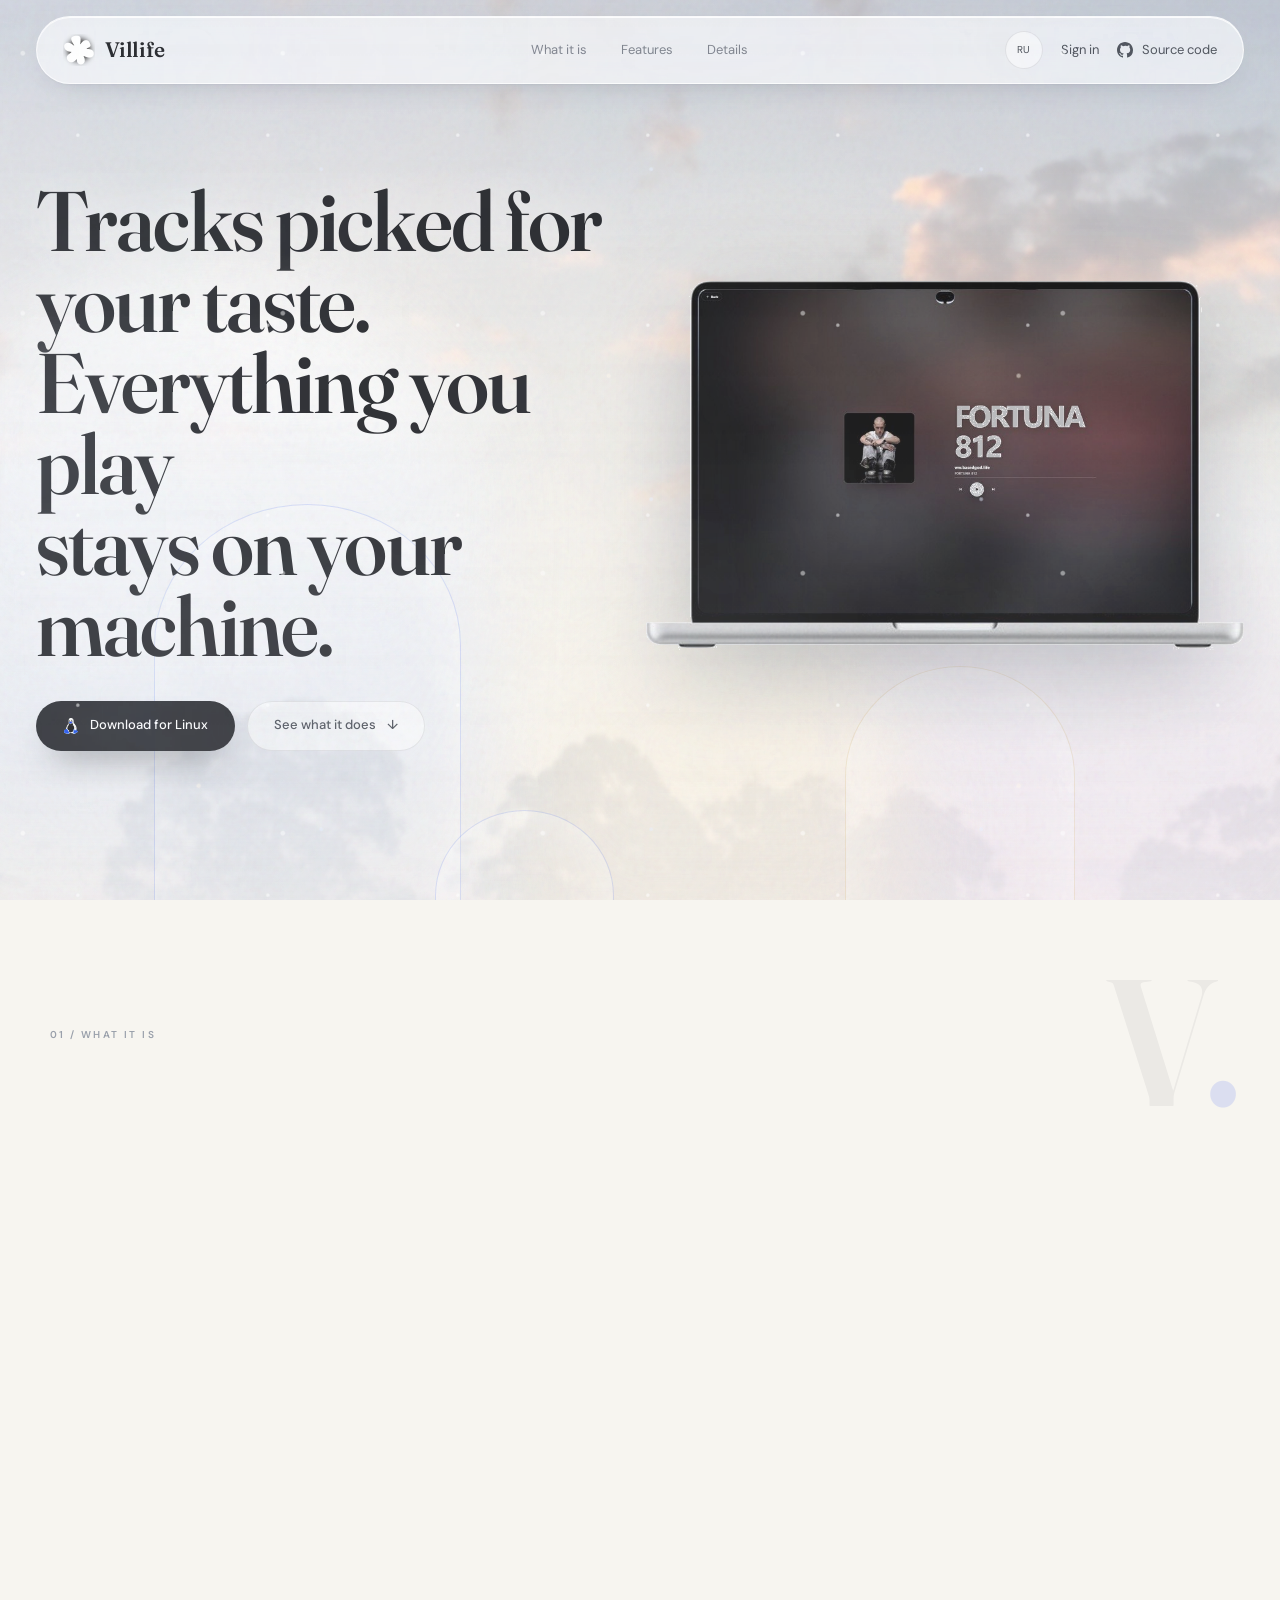
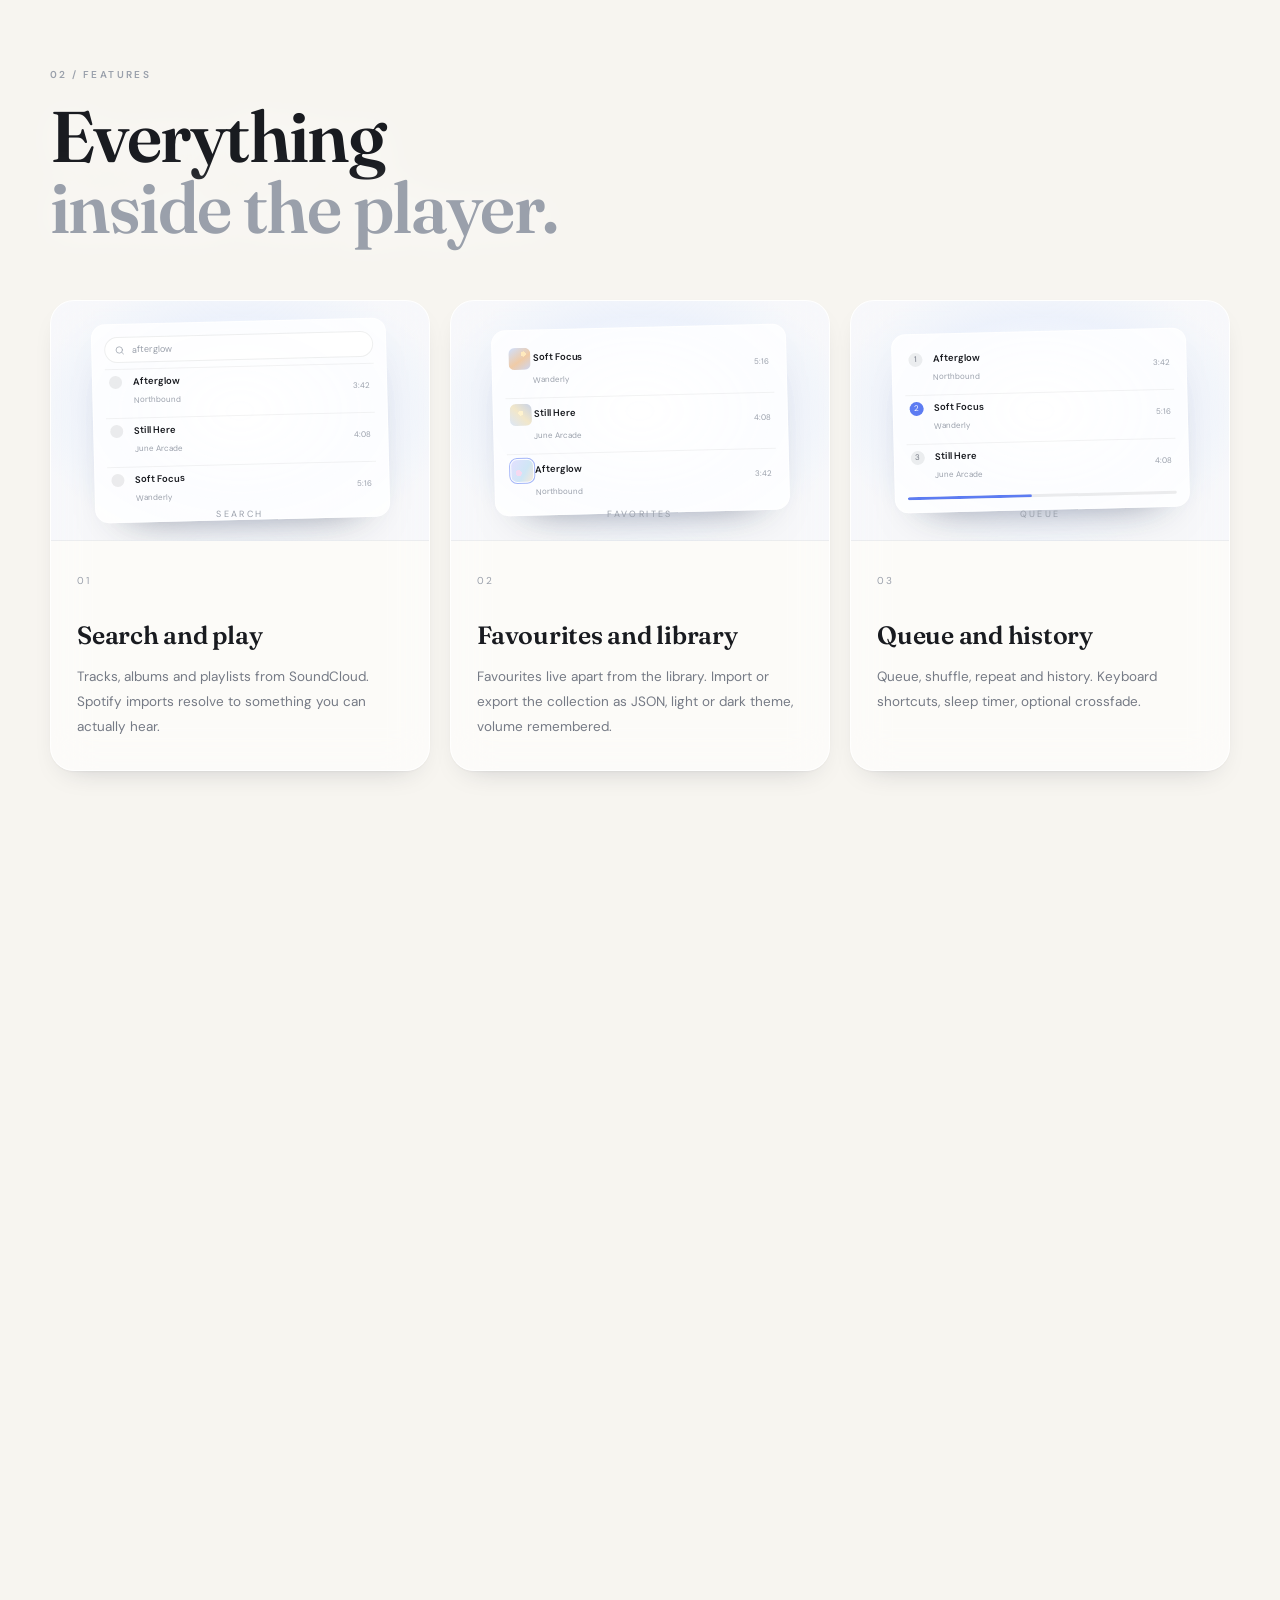
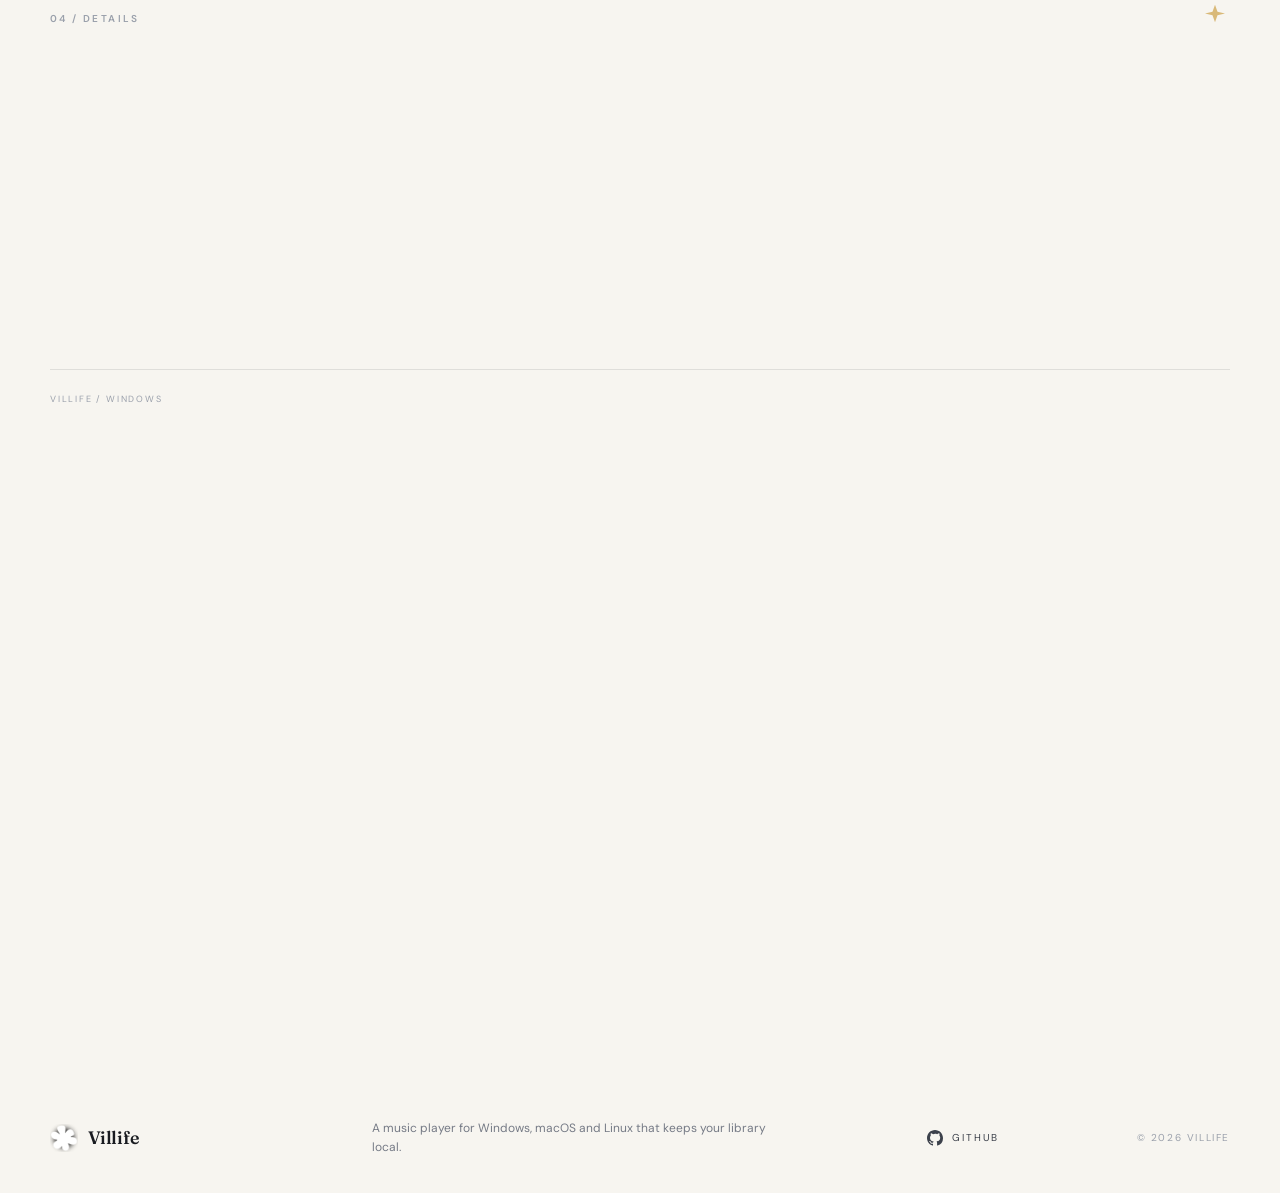
<file: index.html>
<!doctype html>
<html lang="en">
<head>
  <meta charset="utf-8">
  <meta name="viewport" content="width=device-width, initial-scale=1">
  <meta name="theme-color" content="#f7f5f0">
  <meta name="description" content="Villife is a free ad-free music player for Windows, macOS and Linux with instant track start, smooth crossfade, a local library, SoundCloud search, Spotify metadata and lyrics.">
  <meta name="keywords" content="Villife, music player, free music player, ad-free, SoundCloud, Spotify, lyrics, crossfade, Windows, macOS, Linux, open source">
  <meta name="robots" content="index, follow, max-image-preview:large">
  <title>Villife — Free Music Player for Windows, macOS and Linux</title>
  <link rel="canonical" href="https://villife.hs.vc/">
  <meta property="og:type" content="website">
  <meta property="og:site_name" content="Villife">
  <meta property="og:title" content="Villife — Free Music Player for Windows, macOS and Linux">
  <meta property="og:description" content="A free ad-free music player with SoundCloud search, Spotify metadata, lyrics, crossfade and a local library.">
  <meta property="og:url" content="https://villife.hs.vc/">
  <meta property="og:image" content="https://villife.hs.vc/villife-flower.png">
  <meta name="twitter:card" content="summary_large_image">
  <script type="application/ld+json">
  {
    "@context": "https://schema.org",
    "@type": "SoftwareApplication",
    "name": "Villife",
    "applicationCategory": "MusicApplication",
    "operatingSystem": "Windows, macOS, Linux",
    "description": "A free ad-free music player for Windows, macOS and Linux with instant track start, smooth crossfade, a local library, SoundCloud search, Spotify metadata and lyrics.",
    "url": "https://villife.hs.vc/",
    "downloadUrl": "https://github.com/whatawhere/villife/releases/latest",
    "softwareVersion": "0.1.13",
    "offers": {
      "@type": "Offer",
      "price": "0",
      "priceCurrency": "USD"
    },
    "author": {
      "@type": "Organization",
      "name": "Villife",
      "url": "https://github.com/whatawhere/villife"
    }
  }
  </script>
  <link rel="icon" href="/villife.ico">
  <link rel="preconnect" href="https://fonts.googleapis.com">
  <link rel="preconnect" href="https://fonts.gstatic.com" crossorigin>
  <link href="https://fonts.googleapis.com/css2?family=DM+Sans:wght@400;500;600;700&family=Fraunces:ital,opsz,wght@0,9..144,300..700;1,9..144,300..700&display=swap" rel="stylesheet">
  <link rel="stylesheet" href="/villife.css?v=20261121-28">
  <script src="/villife.js?v=20261121-28" defer></script>
</head>
<body>
  <div class="sky" aria-hidden="true">
    <span class="sky-photo"></span>
    <span class="sky-veil"></span>
    <span class="gate gate-fill gate-a"></span>
    <span class="gate gate-fill gate-b"></span>
    <span class="gate gate-fill gate-c"></span>
    <span class="gate gate-line gate-d"></span>
    <span class="gate gate-line gate-e"></span>
    <span class="gate gate-line gate-f"></span>
  </div>

  <div class="mist" aria-hidden="true">
    <span class="mist-haze"></span>
    <span class="mist-fog mist-fog-a"></span>
    <span class="mist-fog mist-fog-b"></span>
    <span class="mist-particles"></span>
  </div>

  <header class="site-header">
    <a class="brand" href="#" aria-label="Villife home"><img src="/villife-flower.png" alt=""><span>Villife</span></a>
    <nav class="desktop-nav" aria-label="Main navigation">
      <a href="#philosophy" data-en="What it is" data-ru="Что это">What it is</a>
      <a href="#features" data-en="Features" data-ru="Возможности">Features</a>
      <a href="#about" data-en="Details" data-ru="Подробности">About</a>
    </nav>
    <div class="header-actions">
      <button class="language-switch" type="button" aria-label="Switch language">RU</button>
      <a class="header-link" id="header-signin" href="/signin/"><span data-en="Sign in" data-ru="Войти">Sign in</span></a>
      <button class="header-profile" id="header-profile" type="button" hidden><span class="header-avatar" id="header-avatar"></span><span id="header-name"></span></button>
      <div class="profile-menu" id="profile-menu" hidden>
        <button class="profile-menu-item" type="button" data-menu="account"><span>Аккаунт</span><span class="menu-ext">↗</span></button>
        <button class="profile-menu-item" type="button" data-menu="profile"><span>Профиль</span></button>
        <a class="profile-menu-item" href="https://github.com/whatawhere/villife/releases/latest" target="_blank" rel="noopener"><span>Скачать</span><span class="menu-ext">↗</span></a>
        <button class="profile-menu-item" type="button" data-menu="settings"><span>Настройки</span></button>
        <div class="profile-menu-divider"></div>
        <button class="profile-menu-item" type="button" data-menu="logout"><span>Выйти</span></button>
      </div>
      <a class="header-link" href="https://github.com/whatawhere/villife" target="_blank" rel="noreferrer">
        <svg class="icon-github" viewBox="0 0 16 16" aria-hidden="true"><path d="M8 0C3.58 0 0 3.58 0 8c0 3.54 2.29 6.53 5.47 7.59.4.07.55-.17.55-.38 0-.19-.01-.82-.01-1.49-2.01.37-2.53-.49-2.61-.94-.09-.23-.48-.94-.82-1.13-.28-.15-.68-.52-.01-.53.63-.01 1.08.58 1.23.82.72 1.21 1.87.87 2.33.66.07-.52.28-.87.51-1.07-1.78-.2-3.64-.89-3.64-3.95 0-.87.31-1.59.82-2.15-.08-.2-.36-1.02.08-2.12 0 0 .67-.21 2.2.82a7.4 7.4 0 0 1 2-.27c.68 0 1.36.09 2 .27 1.53-1.04 2.2-.82 2.2-.82.44 1.1.16 1.92.08 2.12.51.56.82 1.27.82 2.15 0 3.07-1.87 3.75-3.65 3.95.29.25.54.73.54 1.48 0 1.07-.01 1.93-.01 2.2 0 .21.15.46.55.38A7.99 7.99 0 0 0 16 8c0-4.42-3.58-8-8-8Z"/></svg>
        <span data-en="Source code" data-ru="Исходный код">Source code</span>
      </a>
    </div>
  </header>

  <main>
    <section class="hero">
      <div class="hero-copy">
        <h1 data-en="Tracks picked for<br>your taste.<br>Everything you play<br>stays on your machine." data-ru="Подбор треков<br>по твоему вкусу.<br>Всё, что ты слушаешь,<br>остаётся на твоём компьютере.">Tracks picked for<br>your taste.<br>Everything you play<br>stays on your machine.</h1>
        <div class="hero-actions">
          <a class="button button-primary" href="https://github.com/whatawhere/villife/releases/latest/download/VillifeSetup.exe">
            <img class="icon-platform-img icon-invert" src="/windows11.svg" alt="Windows">
            <span data-en="Download for Windows" data-ru="Скачать для Windows">Download for Windows</span>
          </a>
          <a class="button button-quiet" href="#philosophy"><span data-en="See what it does" data-ru="Что он умеет">See what it does</span><span aria-hidden="true">↓</span></a>
        </div>
      </div>

      <div class="hero-visual" aria-label="Villife player preview">
        <div class="hero-shot" role="img" aria-label="Villife player preview"></div>
      </div>
    </section>

    <section class="manifesto" id="philosophy">
      <div class="manifesto-inner">
        <span class="section-index">01 / WHAT IT IS</span>
        <p class="manifesto-text" data-en="Search SoundCloud, import Spotify metadata, read lyrics through LRCLIB. Favourites live apart from the library, and the library exports to JSON." data-ru="Поиск на SoundCloud, импорт данных Spotify, тексты через LRCLIB. Избранное отдельно от библиотеки, библиотека выгружается в JSON.">Search SoundCloud, import Spotify metadata, read lyrics through LRCLIB. Favourites live apart from the library, and the library exports to JSON.</p>
        <div class="manifesto-mark" aria-hidden="true">V<span>.</span></div>
      </div>
    </section>

    <section class="feature-section" id="features">
      <div class="section-heading">
        <div class="section-index">02 / FEATURES</div>
        <h2 data-en="Everything<br><span>inside the player.</span>" data-ru="Всё, что есть<br><span>внутри плеера.</span>">Everything<br><span>inside the player.</span></h2>
      </div>
      <div class="feature-grid">
        <article class="feature-card">
          <div class="feature-visual visual-panel">
            <div class="panel">
              <div class="panel-field"><svg viewBox="0 0 24 24" aria-hidden="true"><circle cx="11" cy="11" r="7"/><path d="m20 20-3.6-3.6"/></svg><span>afterglow</span></div>
              <div class="panel-row"><span class="panel-play"></span><b>Afterglow</b><small>Northbound</small><i>3:42</i></div>
              <div class="panel-row"><span class="panel-play"></span><b>Still Here</b><small>June Arcade</small><i>4:08</i></div>
              <div class="panel-row"><span class="panel-play"></span><b>Soft Focus</b><small>Wanderly</small><i>5:16</i></div>
            </div>
            <span class="search-label">SEARCH</span>
          </div>
          <div class="feature-card-copy">
            <span class="card-number">01</span>
            <h3 data-en="Search and play" data-ru="Поиск и воспроизведение">Search and play</h3>
            <p data-en="Tracks, albums and playlists from SoundCloud. Spotify imports resolve to something you can actually hear." data-ru="Треки, альбомы и плейлисты с SoundCloud. Импорт из Spotify находит то, что реально можно включить.">Tracks, albums and playlists from SoundCloud. Spotify imports resolve to something you can actually hear.</p>
          </div>
        </article>
        <article class="feature-card">
          <div class="feature-visual visual-panel">
            <div class="panel">
              <div class="panel-row"><span class="panel-art art-one"></span><b>Soft Focus</b><small>Wanderly</small><i>5:16</i></div>
              <div class="panel-row"><span class="panel-art art-two"></span><b>Still Here</b><small>June Arcade</small><i>4:08</i></div>
              <div class="panel-row liked"><span class="panel-art art-three"></span><b>Afterglow</b><small>Northbound</small><i>3:42</i></div>
            </div>
            <span class="search-label">FAVORITES</span>
          </div>
          <div class="feature-card-copy">
            <span class="card-number">02</span>
            <h3 data-en="Favourites and library" data-ru="Избранное и библиотека">Favourites and library</h3>
            <p data-en="Favourites live apart from the library. Import or export the collection as JSON, light or dark theme, volume remembered." data-ru="Избранное отдельно от библиотеки. Импорт и экспорт в JSON, светлая и тёмная темы, громкость запоминается.">Favourites live apart from the library. Import or export the collection as JSON, light or dark theme, volume remembered.</p>
          </div>
        </article>
        <article class="feature-card">
          <div class="feature-visual visual-panel">
            <div class="panel">
              <div class="panel-row numbered"><em>1</em><b>Afterglow</b><small>Northbound</small><i>3:42</i></div>
              <div class="panel-row numbered current"><em>2</em><b>Soft Focus</b><small>Wanderly</small><i>5:16</i></div>
              <div class="panel-row numbered"><em>3</em><b>Still Here</b><small>June Arcade</small><i>4:08</i></div>
              <div class="panel-bar"><span></span></div>
            </div>
            <span class="search-label">QUEUE</span>
          </div>
          <div class="feature-card-copy">
            <span class="card-number">03</span>
            <h3 data-en="Queue and history" data-ru="Очередь и история">Queue and history</h3>
            <p data-en="Queue, shuffle, repeat and history. Keyboard shortcuts, sleep timer, optional crossfade." data-ru="Очередь, перемешивание, повтор и история. Горячие клавиши, таймер сна, перекрёстный фейд.">Queue, shuffle, repeat and history. Keyboard shortcuts, sleep timer, optional crossfade.</p>
          </div>
        </article>
      </div>
    </section>

    <section class="windows-section">
      <div class="window-copy">
        <div class="section-index">03 / WINDOWS</div>
        <h2 data-en="A window,<br><span>a tray, the keys.</span>" data-ru="Окно,<br><span>трей и клавиши.</span>">A window,<br><span>a tray, the keys.</span></h2>
        <p data-en="Runs like a normal program: tray icon, keyboard control, the track in Discord." data-ru="Работает как обычная программа: значок в трее, управление с клавиатуры, трек в Discord.">Runs like a normal program: tray icon, keyboard control, the track in Discord.</p>
        <a class="text-link" href="#about"><span data-en="More about the project" data-ru="Подробнее о проекте">More about the project</span><span>↗</span></a>
      </div>
      <div class="windows-art">
        <div class="desktop-card">
          <div class="desktop-card-top"><span class="tiny-logo">v.</span><span>VILLIFE PLAYER</span><span class="tiny-status">● PLAYING</span></div>
          <div class="desktop-artwork"><div class="cover-art cover-art-large"><div class="cover-sun"></div><div class="cover-horizon"></div><div class="cover-label">V / 02</div></div><span class="artwork-title">AFTER<br>THE RAIN</span></div>
          <div class="windows-wave"><i></i><i></i><i></i><i></i><i></i><i></i><i></i><i></i><i></i><i></i><i></i><i></i><i></i><i></i><i></i><i></i></div>
          <div class="desktop-card-bottom"><span>‹ &nbsp; Ⅱ &nbsp; ›</span><span>1:42 / 3:56</span></div>
        </div>
        <div class="tray-card">
          <img src="/villife-flower.png" alt="">
          <div><b data-en="Villife is playing" data-ru="Villife играет">Villife is playing</b><small>After The Rain — Northbound</small></div>
          <span>Ⅱ &nbsp; ›</span>
        </div>
        <span class="windows-caption">A SMALL PLAYER<br>WITH ROOM TO BREATHE</span>
      </div>
    </section>

    <section class="about-section" id="about">
      <div class="about-top"><div class="section-index">04 / DETAILS</div><span class="about-symbol"><svg viewBox="0 0 24 24" aria-hidden="true"><path d="m12 3 2 5.6L20 10l-6 1.4L12 17l-2-5.6L4 10l6-1.4L12 3Z"/></svg></span></div>
      <div class="about-body">
        <h2 data-en="Everything stays<br><span>on your machine.</span>" data-ru="Всё остаётся<br><span>на твоём компьютере.</span>">Everything stays<br><span>on your machine.</span></h2>
        <div class="about-detail">
          <p data-en="Your library sits in the app folder. Nothing is sent to a server." data-ru="Библиотека лежит в папке приложения. На сервер ничего не уходит.">Your library sits in the app folder. Nothing is sent to a server.</p>
          <a class="button button-outline" href="https://github.com/whatawhere/villife" target="_blank" rel="noreferrer">
            <svg class="icon-github" viewBox="0 0 16 16" aria-hidden="true"><path d="M8 0C3.58 0 0 3.58 0 8c0 3.54 2.29 6.53 5.47 7.59.4.07.55-.17.55-.38 0-.19-.01-.82-.01-1.49-2.01.37-2.53-.49-2.61-.94-.09-.23-.48-.94-.82-1.13-.28-.15-.68-.52-.01-.53.63-.01 1.08.58 1.23.82.72 1.21 1.87.87 2.33.66.07-.52.28-.87.51-1.07-1.78-.2-3.64-.89-3.64-3.95 0-.87.31-1.59.82-2.15-.08-.2-.36-1.02.08-2.12 0 0 .67-.21 2.2.82a7.4 7.4 0 0 1 2-.27c.68 0 1.36.09 2 .27 1.53-1.04 2.2-.82 2.2-.82.44 1.1.16 1.92.08 2.12.51.56.82 1.27.82 2.15 0 3.07-1.87 3.75-3.65 3.95.29.25.54.73.54 1.48 0 1.07-.01 1.93-.01 2.2 0 .21.15.46.55.38A7.99 7.99 0 0 0 16 8c0-4.42-3.58-8-8-8Z"/></svg>
            <span data-en="Source on GitHub" data-ru="Исходники на GitHub">Source on GitHub</span>
          </a>
        </div>
      </div>
      <div class="about-footer"><span>VILLIFE / WINDOWS</span></div>
    </section>

    <section class="closing-section">
      <span class="closing-orb orb-left"></span>
      <span class="closing-orb orb-right"></span>
      <div class="section-index">GET VILLIFE</div>
      <h2 data-en="Download<br><em>Villife.</em>" data-ru="Скачай<br><em>Villife.</em>">Download<br><em>Villife.</em></h2>
      <div class="platform-buttons">
        <a class="platform-button" data-platform="windows" href="https://github.com/whatawhere/villife/releases/latest/download/VillifeSetup.exe">
          <img class="icon-platform-img" src="/windows11.svg" alt="Windows">
          <span data-en="Windows" data-ru="Windows">Windows</span>
        </a>
        <a class="platform-button" data-platform="mac" href="https://github.com/whatawhere/villife/releases/latest/download/Villife-macOS-arm64.dmg">
          <img class="icon-platform-img" src="/apple.svg" alt="macOS">
          <span data-en="macOS" data-ru="macOS">macOS</span>
        </a>
        <a class="platform-button" data-platform="linux" href="https://github.com/whatawhere/villife/releases/latest/download/Villife-linux-x64.AppImage">
          <img class="icon-platform-img" src="/tux.svg" alt="Linux">
          <span data-en="Linux" data-ru="Linux">Linux</span>
        </a>
      </div>
      <p data-en="Windows, macOS, Linux. Builds and release notes on GitHub." data-ru="Windows, macOS, Linux. Сборки и список изменений на GitHub.">Windows, macOS, Linux. Builds and release notes on GitHub.</p>
    </section>
  </main>

  <footer class="site-footer">
    <a class="footer-brand" href="#"><img src="/villife-flower.png" alt=""><span>Villife</span></a>
    <span data-en="A music player for Windows, macOS and Linux that keeps your library local." data-ru="Музыкальный плеер для Windows, macOS и Linux, который хранит библиотеку локально.">A music player for Windows, macOS and Linux that keeps your library local.</span>
    <a class="footer-github" href="https://github.com/whatawhere/villife" target="_blank" rel="noreferrer">
      <svg class="icon-github" viewBox="0 0 16 16" aria-hidden="true"><path d="M8 0C3.58 0 0 3.58 0 8c0 3.54 2.29 6.53 5.47 7.59.4.07.55-.17.55-.38 0-.19-.01-.82-.01-1.49-2.01.37-2.53-.49-2.61-.94-.09-.23-.48-.94-.82-1.13-.28-.15-.68-.52-.01-.53.63-.01 1.08.58 1.23.82.72 1.21 1.87.87 2.33.66.07-.52.28-.87.51-1.07-1.78-.2-3.64-.89-3.64-3.95 0-.87.31-1.59.82-2.15-.08-.2-.36-1.02.08-2.12 0 0 .67-.21 2.2.82a7.4 7.4 0 0 1 2-.27c.68 0 1.36.09 2 .27 1.53-1.04 2.2-.82 2.2-.82.44 1.1.16 1.92.08 2.12.51.56.82 1.27.82 2.15 0 3.07-1.87 3.75-3.65 3.95.29.25.54.73.54 1.48 0 1.07-.01 1.93-.01 2.2 0 .21.15.46.55.38A7.99 7.99 0 0 0 16 8c0-4.42-3.58-8-8-8Z"/></svg>
      <span>GITHUB</span>
    </a>
    <span>© <span id="year"></span> VILLIFE</span>
  </footer>

  <div class="user-profile" id="user-profile" hidden>
    <a class="profile-back" href="/">← Назад на сайт</a>
    <header class="user-profile-head">
      <div class="user-profile-avatar" id="user-profile-avatar"></div>
      <div class="user-profile-id">
        <span class="user-profile-label">Профиль</span>
        <h1 id="user-profile-name"></h1>
        <p id="user-profile-meta"></p>
      </div>
    </header>
    <div class="user-profile-actions">
      <button class="button button-quiet" type="button" id="user-profile-edit">Редактировать профиль</button>
      <button class="button button-quiet" type="button" id="user-profile-settings">Настройки</button>
    </div>
    <section class="user-profile-section">
      <h2>Данные профиля</h2>
      <div class="user-profile-grid">
        <div><span>Имя</span><b id="user-profile-first"></b></div>
        <div><span>Фамилия</span><b id="user-profile-last"></b></div>
        <div><span>Почта</span><b id="user-profile-email"></b></div>
        <div><span>Юзернейм</span><b id="user-profile-username"></b></div>
      </div>
    </section>
  </div>
  <div class="profile-panel" id="profile-panel" hidden>
    <div class="profile-backdrop" id="profile-backdrop"></div>
    <div class="profile-dialog">
      <a class="profile-back" href="/">← Назад на сайт</a>
      <div class="profile-tabs">
        <button class="profile-tab active" type="button" data-panel-tab="profile">Профиль</button>
        <button class="profile-tab" type="button" data-panel-tab="personalization">Персонализация</button>
        <button class="profile-tab" type="button" data-panel-tab="account">Аккаунт</button>
      </div>
      <div class="profile-body">
        <section class="profile-section active" data-panel-section="profile">
          <h3>Профиль</h3>
          <div class="profile-avatar-row">
            <div class="profile-big-avatar" id="profile-big-avatar"></div>

          </div>
          <label class="profile-field"><span>Имя</span><input class="input" id="profile-first" type="text" autocomplete="given-name"></label>
          <label class="profile-field"><span>Фамилия</span><input class="input" id="profile-last" type="text" autocomplete="family-name"></label>
          <button class="button button-primary profile-save" type="button"><span class="save-label">Сохранить</span><span class="save-check">✓</span></button>
        </section>
        <section class="profile-section" data-panel-section="personalization">
          <h3>Персонализация</h3>
          <p class="profile-hint">Тема сайта</p>
          <div class="theme-choices">
            <button class="theme-choice active" type="button" data-theme="light">Белая</button>
            <button class="theme-choice" type="button" data-theme="dark">Чёрная</button>
          </div>
          <label class="profile-field"><span>Язык интерфейса</span>
            <select class="input" id="profile-language">
              <option value="ru">Русский</option>
              <option value="en">English</option>
              <option value="es">Español</option>
              <option value="de">Deutsch</option>
              <option value="fr">Français</option>
            </select>
          </label>
          <button class="button button-primary profile-save" type="button"><span class="save-label">Сохранить</span><span class="save-check">✓</span></button>
        </section>
        <section class="profile-section" data-panel-section="account">
          <h3>Аккаунт</h3>
          <button class="button button-quiet" id="download-data" type="button">Скачать данные аккаунта</button>
          <div class="export-rules" id="export-rules" hidden>
            <h4>Правила экспорта данных Villife</h4>
            <p>1. Экспорт данных выполняется только по вашему запросу. Вы самостоятельно определяете, какие именно сведения подлежат передаче, отмечая соответствующие пункты.</p>
            <p>2. Villife — статический сайт. Профиль, настройки и язык хранятся в вашем браузере, а не на наших серверах. Мы не имеем доступа к вашим файлам, плейлистам, истории прослушивания и учётным данным сторонних сервисов.</p>
            <p>3. Мы не несём ответственности за достоверность, полноту и актуальность сведений, которые вы указали сами: имя, фамилию, дату рождения, адрес электронной почты и фотографию профиля. Проверяйте данные перед запросом экспорта.</p>
            <p>4. Мы не несём ответственности за случайно или умышленно указанные вами неверные данные, а также за последствия их использования третьими лицами, если вы передали архив или ссылку на него другим лицам.</p>
            <p>5. Архив формируется локально в формате .vlf и содержит только те разделы, которые вы выбрали. Мы не добавляем в него данные, которые вы не отметили.</p>
            <p>6. Плейлисты, библиотека треков, история воспроизведения и настройки плеера не экспортируются через сайт — они находятся в приложении Villife и управляются им отдельно.</p>
            <p>7. После подтверждения запрос на экспорт направляется на обработку. Срок обработки не фиксирован: он зависит от объёма выбранных разделов, размера аватара, текущей нагрузки и необходимости дополнительной проверки. Обычно ссылка приходит в течение нескольких минут, однако в отдельных случаях обработка может занять до 30 дней. Мы не гарантируем мгновенную отправку архива.</p>
            <p>8. По завершении обработки на адрес электронной почты, указанный в вашем профиле, с адреса <a href="mailto:alias@villife.root.sx">alias@villife.root.sx</a> отправляется сообщение. В нём указываются: дата и время запроса, перечень экспортированных разделов, причины возможной задержки (если они были), а также ссылка на скачивание файла .vlf. Мы не несём ответственности за задержки доставки, фильтрацию письма спам-фильтрами, недоступность почтового сервера или ошибки в указанном вами адресе.</p>
            <p>9. Мы не несём ответственности за утрату архива после его скачивания, а также за повреждение файла на вашем устройстве. Рекомендуем сохранить копию.</p>
            <p>10. Мы не собираем и не продаём ваши данные, не передаём их рекламным сетям и не используем для сторонних целей. Экспорт — это только возврат ваших же сведений вам же.</p>
            <p>11. Принимая правила, вы подтверждаете, что ознакомились с ними, понимаете объём экспортируемых данных и соглашаетесь с условиями обработки запроса.</p>
            <p>12. Отказ от принятия правил прекращает процедуру экспорта. Вы можете повторить запрос в любое время.</p>
            <div class="export-actions">
              <button class="button button-primary" id="accept-rules" type="button">Принять всё</button>
              <button class="button button-quiet" id="decline-rules" type="button">Отказаться</button>
            </div>
          </div>
          <div class="export-options" id="export-options" hidden>
            <p class="export-intro">Чтобы скачать данные аккаунта Villife (включая расширенную информацию о профиле, подготовка которой занимает до 30 дней), нужно оформить запрос, дождаться обработки и получить письмо со ссылкой на скачивание.</p>

            <h4 class="export-heading">1. Оформление запроса</h4>
            <ul class="export-list">
              <li><b>Откройте настройки аккаунта.</b> Войдите в профиль на сайте Villife и перейдите в раздел «Аккаунт» → «Скачать данные аккаунта».</li>
              <li><b>Выберите пакеты данных.</b> Отметьте нужные разделы — каждый готовится в разные сроки (указано ниже).</li>
              <li><b>Отправьте и подтвердите запрос.</b> Нажмите «Начать синхронизацию». После подтверждения на адрес профиля придёт письмо с деталями запроса — без подтверждения обработка не начнётся.</li>
            </ul>

            <h4 class="export-heading">2. Пакеты данных и сроки подготовки</h4>
            <label class="export-check"><input type="checkbox" value="profile" checked> <span><b>Данные профиля</b> — имя, фамилия, почта, аватар. Готовится обычно в течение нескольких дней.</span></label>
            <label class="export-check"><input type="checkbox" value="personalization" checked> <span><b>Персонализация</b> — тема сайта и выбранный язык. Готовится обычно в течение нескольких дней.</span></label>
            <label class="export-check"><input type="checkbox" value="account" checked> <span><b>Данные аккаунта</b> — дата запроса, перечень разделов и расширенная информация. Подготовка может занять до 30 дней.</span></label>
            <p class="export-note">Плейлисты, медиатека и история прослушивания не включаются — они находятся в приложении Villife и выгружаются только через плеер.</p>

            <h4 class="export-heading">3. Получение архива</h4>
            <ul class="export-list">
              <li><b>Дождитесь уведомления.</b> Когда архив будет готов (обычно от нескольких дней до 30 дней), на почту придёт письмо со ссылкой. Если письма долго нет — проверьте папку «Спам».</li>
              <li><b>Скачайте файл.</b> Перейдите по ссылке из письма. Архив имеет формат <b>.vlf</b> и содержит структурированные данные выбранных разделов.</li>
              <li><b>Проверьте содержимое.</b> Убедитесь, что в архиве есть все отмеченные вами разделы.</li>
            </ul>

            <p class="export-important"><b>Важно:</b> ссылка на скачивание из письма имеет ограниченный срок действия. Если с момента запроса прошло больше 30 дней, письмо утеряно или ссылка просрочилась — запрос нужно оформить заново.</p>

            <button class="button button-primary" id="start-sync" type="button">Начать синхронизацию</button>
            <button class="button button-quiet" id="cancel-sync" type="button">Отмена</button>
            <div class="export-status" id="export-status" hidden>
              <div class="export-steps">
                <div class="export-step active" data-step="1"><b>Запрос принят</b><small>Зафиксирован сейчас</small></div>
                <div class="export-step" data-step="2"><b>Формирование архива</b><small>От нескольких дней до 30 дней</small></div>
                <div class="export-step" data-step="3"><b>Проверка данных</b><small>Полнота и целостность файла</small></div>
                <div class="export-step" data-step="4"><b>Письмо со ссылкой</b><small>Отправитель alias@villife.root.sx</small></div>
              </div>
              <p class="export-detail" id="export-detail"></p>
              <button class="button button-quiet" id="cancel-request" type="button">Отменить запрос</button>
            </div>
          </div>
        </section>
      </div>
      <button class="profile-logout" id="profile-logout" type="button">Выход</button>
    </div>
  </div>

  <script>
    (() => {
      const lang = localStorage.getItem("villife-site-language") === "ru" ? "ru" : "en";
      document.documentElement.lang = lang;
      document.querySelectorAll("[data-en][data-ru]").forEach(element => {
        element.innerHTML = element.dataset[lang];
      });
      const button = document.querySelector(".language-switch");
      if (button) {
        button.textContent = lang === "en" ? "RU" : "EN";
        button.setAttribute("aria-label", lang === "en" ? "Switch to Russian" : "Switch to English");
      }
      document.title = lang === "en" ? "Villife — Music player for Windows" : "Villife — Музыкальный плеер для Windows";
      document.querySelectorAll(".manifesto-text, .feature-card, .window-copy, .windows-art, .about-body, .closing-section").forEach(element => {
        element.classList.add("reveal");
      });
    })();
  </script>
  <script>
    (() => {
      const raw = localStorage.getItem("villife_signup");
      if (!raw) return;
      try {
        const profile = JSON.parse(raw);
        if (!profile || !profile.name) return;
        const signin = document.getElementById("header-signin");
        const target = document.getElementById("header-profile");
        if (signin) signin.hidden = true;
        if (target) target.hidden = false;
        const avatar = document.getElementById("header-avatar");
        if (profile.photo) {
          const picture = document.createElement("img");
          picture.src = profile.photo;
          picture.alt = "";
          avatar.appendChild(picture);
        } else {
          const parts = String(profile.name).trim().split(/\s+/).filter(Boolean);
          avatar.textContent = (parts.length > 1 ? parts[0][0] + parts[1][0] : parts[0].slice(0, 2)).toLocaleUpperCase();
        }
        document.getElementById("header-name").textContent = profile.name;
      } catch (error) {
        localStorage.removeItem("villife_signup");
      }
    })();
  </script>
</body>
</html>
</file>
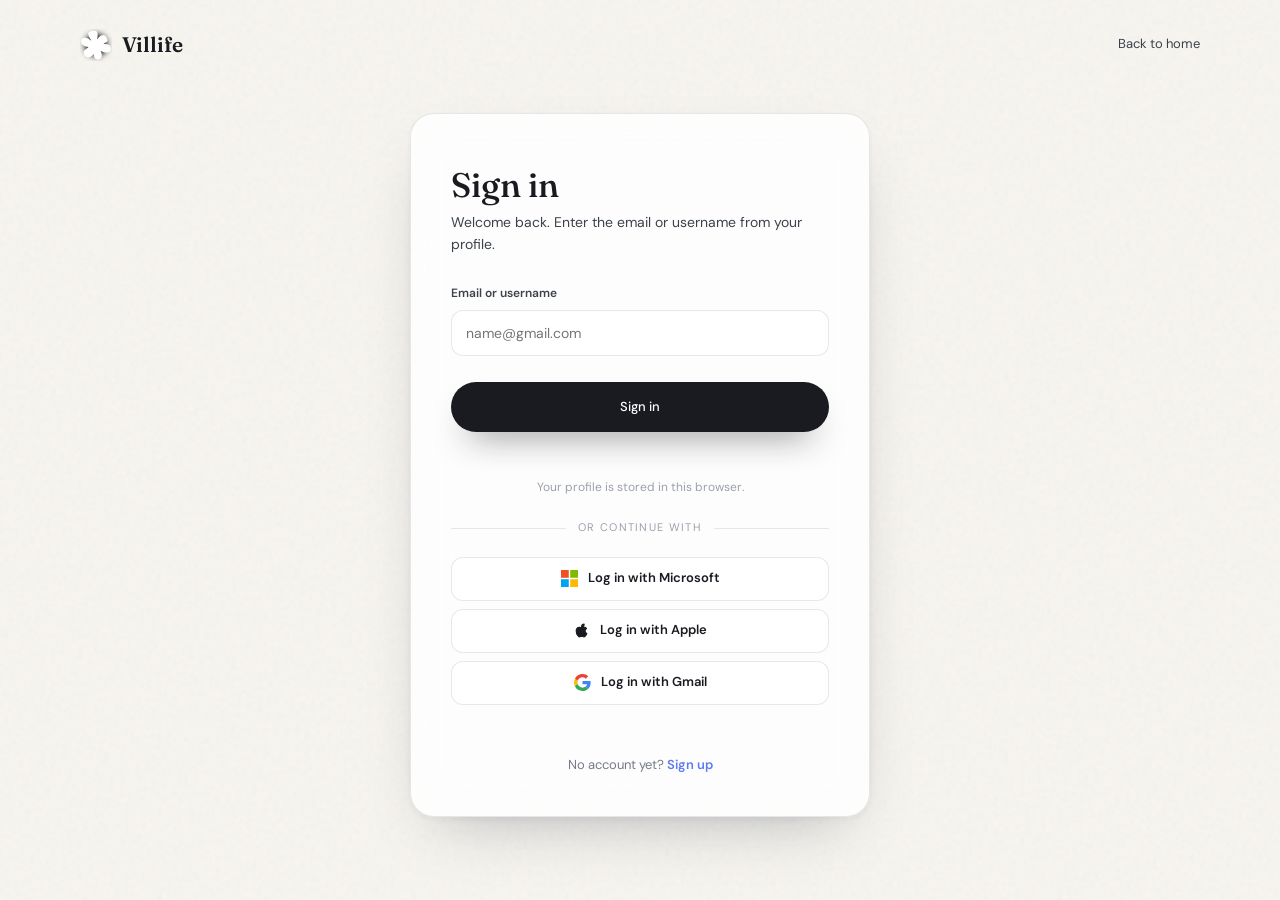
<file: signin/index.html>
<!doctype html>
<html lang="en">
<head>
  <meta charset="utf-8">
  <meta name="viewport" content="width=device-width, initial-scale=1">
  <meta name="theme-color" content="#f7f5f0">
  <meta name="description" content="Sign in to your Villife profile.">
  <meta name="robots" content="index, follow">
  <title>Sign in — Villife</title>
  <link rel="canonical" href="https://villife.hs.vc/signin/">
  <meta property="og:type" content="website">
  <meta property="og:site_name" content="Villife">
  <meta property="og:title" content="Sign in — Villife">
  <meta property="og:url" content="https://villife.hs.vc/signin/">
  <link rel="icon" href="/villife.ico">
  <link rel="preconnect" href="https://fonts.googleapis.com">
  <link rel="preconnect" href="https://fonts.gstatic.com" crossorigin>
  <link href="https://fonts.googleapis.com/css2?family=DM+Sans:wght@400;500;600;700&family=Fraunces:ital,opsz,wght@0,9..144,300..700;1,9..144,300..700&display=swap" rel="stylesheet">
  <link rel="stylesheet" href="/villife.css">
  <style>
    .signup-page { position: relative; z-index: 4; min-height: 100vh; display: flex; flex-direction: column; }
    .signup-header { display: flex; width: min(1120px, calc(100% - 48px)); margin: 0 auto; padding: 28px 0; align-items: center; justify-content: space-between; }
    .signup-brand { display: inline-flex; align-items: center; gap: 10px; color: var(--ink); font-family: var(--display); font-size: 21px; font-weight: 600; }
    .signup-brand img { width: 32px; height: 32px; }
    .signup-back { color: var(--ink-soft); font-size: 13px; transition: color .3s ease; }
    .signup-back:hover { color: var(--accent); }
    .signup-main { flex: 1; display: grid; place-items: center; padding: 20px 24px 80px; }
    .signup-card { width: min(460px, 100%); padding: 40px; border: 1px solid var(--line); border-radius: 24px; background: var(--glass-strong); box-shadow: var(--shadow-mid); backdrop-filter: blur(20px); }
    .signup-eyebrow { color: var(--faint); font-size: 10px; font-weight: 600; letter-spacing: .24em; text-transform: uppercase; }
    .signup-title { margin: 12px 0 6px; font-family: var(--display); font-size: 34px; font-weight: 500; line-height: 1.15; }
    .signup-subtitle { margin: 0 0 28px; color: var(--ink-soft); font-size: 14px; }
    .signup-field { display: block; margin-bottom: 16px; }
    .signup-field > span { display: block; margin-bottom: 7px; color: var(--ink-soft); font-size: 12px; font-weight: 600; }
    .signup-field input { width: 100%; height: 46px; padding: 0 14px; border: 1px solid var(--line); border-radius: 12px; outline: none; background: rgba(255, 255, 255, .7); color: var(--ink); font: inherit; font-size: 14px; transition: border-color .25s ease, box-shadow .25s ease; }
    .signup-field input:focus { border-color: var(--accent-soft); box-shadow: 0 0 0 3px rgba(93, 124, 242, .12); }
    .signup-submit { width: 100%; margin-top: 10px; cursor: pointer; }
    .signup-note { margin: 18px 0 0; color: var(--faint); font-size: 12px; text-align: center; }
    .signup-error { min-height: 18px; margin: 10px 0 0; color: #c0444a; font-size: 13px; text-align: center; }
    .signup-foot { margin: 22px 0 0; color: var(--muted); font-size: 13px; text-align: center; }
    .signup-foot a { color: var(--accent); font-weight: 600; }
    .signup-foot a:hover { text-decoration: underline; }
    .signup-done { display: none; text-align: center; }
    .signup-done strong { display: block; margin: 12px 0 6px; font-family: var(--display); font-size: 28px; font-weight: 500; }
    .signup-done span { color: var(--ink-soft); font-size: 14px; }
    .signup-form.is-hidden { display: none; }
    .signup-done.is-visible { display: block; }
    .signup-auth.is-hidden { display: none; }
    .signup-avatar { display: grid; width: 76px; height: 76px; margin: 18px auto 14px; place-items: center; overflow: hidden; border-radius: 50%; background: var(--accent); color: #fff; font-family: var(--display); font-size: 28px; font-weight: 600; letter-spacing: -.02em; }
    .signup-avatar img { width: 100%; height: 100%; object-fit: cover; }
    .signup-done span { display: block; margin-top: 4px; }
    .signup-done .signup-submit { max-width: 200px; margin: 22px auto 0; }
    .signup-social { display: grid; gap: 8px; margin-top: 20px; }
    .signup-separator { display: flex; align-items: center; gap: 12px; margin: 22px 0 16px; color: var(--faint); font-size: 11px; letter-spacing: .12em; text-transform: uppercase; }
    .signup-separator::before, .signup-separator::after { height: 1px; flex: 1; content: ""; background: var(--line); }
    .signup-social-button { display: flex; width: 100%; min-height: 44px; align-items: center; justify-content: center; gap: 10px; border: 1px solid var(--line); border-radius: 12px; background: rgba(255, 255, 255, .7); color: var(--ink); font-size: 13px; font-weight: 600; cursor: pointer; transition: border-color .25s ease, background .25s ease, transform .25s ease; }
    .signup-social-button:hover { border-color: var(--accent-soft); background: #fff; transform: translateY(-2px); }
    .signup-social-button svg { width: 17px; height: 17px; flex: 0 0 17px; }
  </style>
</head>
<body>
  <div class="signup-page">
    <header class="signup-header">
      <a class="signup-brand" href="/"><img src="/villife-flower.png" alt=""><span>Villife</span></a>
      <a class="signup-back" href="/">Back to home</a>
    </header>
    <main class="signup-main">
      <div class="signup-card">
        <h1 class="signup-title">Sign in</h1>
        <p class="signup-subtitle">Welcome back. Enter the email or username from your profile.</p>
        <div class="signup-auth" id="signin-auth">
          <form class="signup-form" id="signin-form">
            <label class="signup-field">
              <span>Email or username</span>
              <input id="signin-login" type="text" autocomplete="username" placeholder="name@gmail.com" required>
            </label>
            <button class="button button-primary signup-submit" type="submit">Sign in</button>
            <p class="signup-error" id="signin-error"></p>
            <p class="signup-note">Your profile is stored in this browser.</p>
          </form>
          <div class="signup-separator">or continue with</div>
          <div class="signup-social">
            <button class="signup-social-button" type="button" data-provider="microsoft" data-label="Microsoft">
              <svg viewBox="0 0 23 23" aria-hidden="true"><path fill="#f25022" d="M0 0h10.5v10.5H0z"/><path fill="#7fba00" d="M12.5 0H23v10.5H12.5z"/><path fill="#00a4ef" d="M0 12.5h10.5V23H0z"/><path fill="#ffb900" d="M12.5 12.5H23V23H12.5z"/></svg>
              Log in with Microsoft
            </button>
            <button class="signup-social-button" type="button" data-label="Apple">
              <svg viewBox="0 0 24 24" aria-hidden="true"><path fill="currentColor" d="M17.05 20.28c-.98.95-2.05.8-3.08.35-1.09-.46-2.09-.48-3.24 0-1.44.62-2.2.44-3.06-.35C2.79 15.25 3.51 7.59 9.05 7.31c1.35.07 2.29.74 3.08.8 1.18-.24 2.31-.93 3.57-.84 1.51.12 2.65.72 3.4 1.8-3.12 1.87-2.38 5.98.48 7.13-.57 1.5-1.31 2.99-2.54 4.09zM12.03 7.25c-.15-2.23 1.66-4.07 3.74-4.25.29 2.58-2.34 4.5-3.74 4.25z"/></svg>
              Log in with Apple
            </button>
            <button class="signup-social-button" type="button" data-label="Gmail">
              <svg viewBox="0 0 48 48" aria-hidden="true"><path fill="#EA4335" d="M24 9.5c3.54 0 6.71 1.22 9.21 3.6l6.85-6.85C35.9 2.38 30.47 0 24 0 14.62 0 6.51 5.38 2.56 13.22l7.98 6.19C12.43 13.72 17.74 9.5 24 9.5z"/><path fill="#4285F4" d="M46.98 24.55c0-1.57-.15-3.09-.38-4.55H24v9.02h12.94c-.58 2.96-2.26 5.48-4.78 7.18l7.73 6c4.51-4.18 7.09-10.36 7.09-17.65z"/><path fill="#FBBC05" d="M10.53 28.59c-.48-1.45-.76-2.99-.76-4.59s.27-3.14.76-4.59l-7.98-6.19C.92 16.46 0 20.12 0 24c0 3.88.92 7.54 2.56 10.78l7.97-6.19z"/><path fill="#34A853" d="M24 48c6.48 0 11.93-2.13 15.89-5.81l-7.73-6c-2.15 1.45-4.92 2.3-8.16 2.3-6.26 0-11.57-4.22-13.47-9.91l-7.98 6.19C6.51 42.62 14.62 48 24 48z"/></svg>
              Log in with Gmail
            </button>
          </div>
          <p class="signup-error" id="social-status"></p>
        </div>
        <div class="signup-done" id="signin-done">
            <div class="signup-avatar" id="signin-avatar"></div>
          <strong id="signin-name"></strong>
          <span id="signin-done-text"></span>
          <button class="button button-quiet signup-submit" id="signout" type="button">Sign out</button>
        </div>
        <p class="signup-foot">No account yet? <a href="/signup/">Sign up</a></p>
      </div>
    </main>
  </div>
  <script src="/auth.js"></script>
  <script>
    const form = document.getElementById("signin-form");
    const error = document.getElementById("signin-error");
    const done = document.getElementById("signin-done");
    const auth = document.getElementById("signin-auth");

    function villifeInitials(name) {
      const parts = String(name || "").trim().split(/\s+/).filter(Boolean);
      if (!parts.length) return "?";
      return (parts.length > 1 ? parts[0][0] + parts[1][0] : parts[0].slice(0, 2)).toLocaleUpperCase();
    }

    function villifeShowProfile(profile) {
      auth.classList.add("is-hidden");
      done.classList.add("is-visible");
      const avatar = document.getElementById("signin-avatar");
      if (profile.photo) {
        avatar.textContent = "";
        const picture = document.createElement("img");
        picture.src = profile.photo;
        picture.alt = "";
        avatar.appendChild(picture);
      } else {
        avatar.textContent = villifeInitials(profile.name || profile.username);
      }
      document.getElementById("signin-name").textContent = profile.name || profile.username;
      document.getElementById("signin-done-text").textContent = profile.email || "";
    }

    form.addEventListener("submit", event => {
      event.preventDefault();
      const login = document.getElementById("signin-login").value.trim().toLocaleLowerCase();
      const raw = localStorage.getItem("villife_signup");
      let profile = null;
      try {
        profile = raw ? JSON.parse(raw) : null;
      } catch (e) {
        profile = null;
      }
      const matches = profile && [profile.email, profile.username].filter(Boolean).some(value => value.toLocaleLowerCase() === login);
      if (!matches) {
        error.textContent = "No profile found for that email or username.";
        return;
      }
      error.textContent = "";
      localStorage.setItem("villife_session", "active");
      villifeShowProfile(profile);
    });

    document.getElementById("signout").addEventListener("click", () => {
      localStorage.setItem("villife_session", "inactive");
      location.href = "/signin/";
    });

    document.querySelectorAll(".signup-social-button").forEach(button => {
      button.addEventListener("click", () => {
        if (button.dataset.provider === "microsoft") {
          villifeMicrosoftSignIn();
          return;
        }
        document.getElementById("social-status").textContent = button.dataset.label + " sign-in needs OAuth keys — use the form above for now";
        document.getElementById("signin-login").focus();
      });
    });

    villifeMicrosoftCallback().then(result => {
      if (result && result.name) {
        villifeShowProfile(result);
      } else if (result && result.error) {
        const message = result.error === "state_mismatch"
          ? "Sign-in session expired. Please try again."
          : "Microsoft sign-in failed: " + result.error;
        document.getElementById("social-status").textContent = message;
      } else {
        const raw = localStorage.getItem("villife_signup");
        if (raw && localStorage.getItem("villife_session") !== "inactive") {
          try {
            const profile = JSON.parse(raw);
            if (profile && profile.name) villifeShowProfile(profile);
          } catch (e) {
            localStorage.removeItem("villife_signup");
          }
        }
      }
    });
  </script>
</body>
</html>
</file>
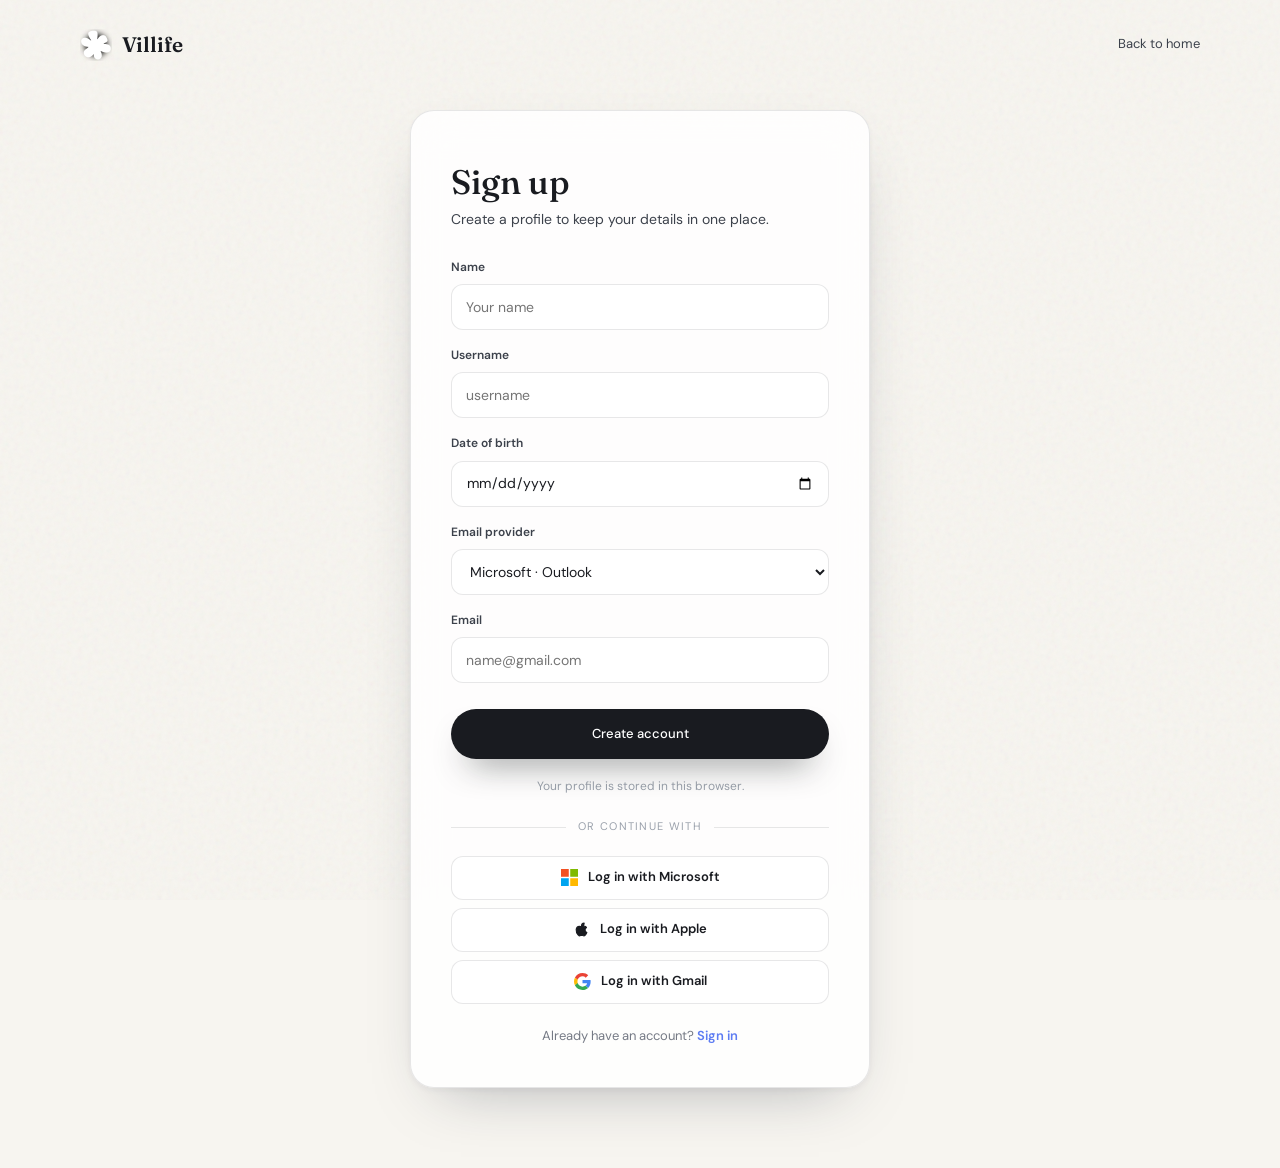
<file: signup/index.html>
<!doctype html>
<html lang="en">
<head>
  <meta charset="utf-8">
  <meta name="viewport" content="width=device-width, initial-scale=1">
  <meta name="theme-color" content="#f7f5f0">
  <meta name="description" content="Create your Villife profile — name, username, date of birth and email.">
  <meta name="robots" content="index, follow">
  <title>Sign up — Villife</title>
  <link rel="canonical" href="https://villife.hs.vc/signup/">
  <meta property="og:type" content="website">
  <meta property="og:site_name" content="Villife">
  <meta property="og:title" content="Sign up — Villife">
  <meta property="og:description" content="Create your Villife profile.">
  <meta property="og:url" content="https://villife.hs.vc/signup/">
  <link rel="icon" href="/villife.ico">
  <link rel="preconnect" href="https://fonts.googleapis.com">
  <link rel="preconnect" href="https://fonts.gstatic.com" crossorigin>
  <link href="https://fonts.googleapis.com/css2?family=DM+Sans:wght@400;500;600;700&family=Fraunces:ital,opsz,wght@0,9..144,300..700;1,9..144,300..700&display=swap" rel="stylesheet">
  <link rel="stylesheet" href="/villife.css">
  <style>
    .signup-page { position: relative; z-index: 4; min-height: 100vh; display: flex; flex-direction: column; }
    .signup-header { display: flex; width: min(1120px, calc(100% - 48px)); margin: 0 auto; padding: 28px 0; align-items: center; justify-content: space-between; }
    .signup-brand { display: inline-flex; align-items: center; gap: 10px; color: var(--ink); font-family: var(--display); font-size: 21px; font-weight: 600; }
    .signup-brand img { width: 32px; height: 32px; }
    .signup-back { color: var(--ink-soft); font-size: 13px; transition: color .3s ease; }
    .signup-back:hover { color: var(--accent); }
    .signup-main { flex: 1; display: grid; place-items: center; padding: 20px 24px 80px; }
    .signup-card { width: min(460px, 100%); padding: 40px; border: 1px solid var(--line); border-radius: 24px; background: var(--glass-strong); box-shadow: var(--shadow-mid); backdrop-filter: blur(20px); }
    .signup-eyebrow { color: var(--faint); font-size: 10px; font-weight: 600; letter-spacing: .24em; text-transform: uppercase; }
    .signup-title { margin: 12px 0 6px; font-family: var(--display); font-size: 34px; font-weight: 500; line-height: 1.15; }
    .signup-subtitle { margin: 0 0 28px; color: var(--ink-soft); font-size: 14px; }
    .signup-field { display: block; margin-bottom: 16px; }
    .signup-field > span { display: block; margin-bottom: 7px; color: var(--ink-soft); font-size: 12px; font-weight: 600; }
    .signup-field input, .signup-field select { width: 100%; height: 46px; padding: 0 14px; border: 1px solid var(--line); border-radius: 12px; outline: none; background: rgba(255, 255, 255, .7); color: var(--ink); font: inherit; font-size: 14px; transition: border-color .25s ease, box-shadow .25s ease; }
    .signup-field input:focus, .signup-field select:focus { border-color: var(--accent-soft); box-shadow: 0 0 0 3px rgba(93, 124, 242, .12); }
    .signup-submit { width: 100%; margin-top: 10px; cursor: pointer; }
    .signup-note { margin: 18px 0 0; color: var(--faint); font-size: 12px; text-align: center; }
    .signup-done { display: none; text-align: center; }
    .signup-done strong { display: block; margin: 12px 0 6px; font-family: var(--display); font-size: 28px; font-weight: 500; }
    .signup-done span { color: var(--ink-soft); font-size: 14px; }
    .signup-form.is-hidden { display: none; }
    .signup-done.is-visible { display: block; }
    .signup-foot { margin: 22px 0 0; color: var(--muted); font-size: 13px; text-align: center; }
    .signup-foot a { color: var(--accent); font-weight: 600; }
    .signup-foot a:hover { text-decoration: underline; }
    .signup-social { display: grid; gap: 8px; margin-top: 20px; }
    .signup-separator { display: flex; align-items: center; gap: 12px; margin: 22px 0 16px; color: var(--faint); font-size: 11px; letter-spacing: .12em; text-transform: uppercase; }
    .signup-separator::before, .signup-separator::after { height: 1px; flex: 1; content: ""; background: var(--line); }
    .signup-social-button { display: flex; width: 100%; min-height: 44px; align-items: center; justify-content: center; gap: 10px; border: 1px solid var(--line); border-radius: 12px; background: rgba(255, 255, 255, .7); color: var(--ink); font-size: 13px; font-weight: 600; cursor: pointer; transition: border-color .25s ease, background .25s ease, transform .25s ease; }
    .signup-social-button:hover { border-color: var(--accent-soft); background: #fff; transform: translateY(-2px); }
    .signup-social-button svg { width: 17px; height: 17px; flex: 0 0 17px; }
  </style>
</head>
<body>
  <div class="signup-page">
    <header class="signup-header">
      <a class="signup-brand" href="/"><img src="/villife-flower.png" alt=""><span>Villife</span></a>
      <a class="signup-back" href="/">Back to home</a>
    </header>
    <main class="signup-main">
      <div class="signup-card">
        <h1 class="signup-title">Sign up</h1>
        <p class="signup-subtitle">Create a profile to keep your details in one place.</p>
        <form class="signup-form" id="signup-form">
          <label class="signup-field">
            <span>Name</span>
            <input id="signup-name" type="text" autocomplete="name" placeholder="Your name" required>
          </label>
          <label class="signup-field">
            <span>Username</span>
            <input id="signup-username" type="text" autocomplete="username" placeholder="username" required>
          </label>
          <label class="signup-field">
            <span>Date of birth</span>
            <input id="signup-birth" type="date" required>
          </label>
          <label class="signup-field">
            <span>Email provider</span>
            <select id="signup-provider">
              <option value="outlook.com">Microsoft · Outlook</option>
              <option value="gmail.com">Google · Gmail</option>
              <option value="yahoo.com">Yahoo Mail</option>
              <option value="icloud.com">iCloud Mail</option>
              <option value="other">Other</option>
            </select>
          </label>
          <label class="signup-field">
            <span>Email</span>
            <input id="signup-email" type="email" autocomplete="email" placeholder="name@gmail.com" required>
          </label>
          <button class="button button-primary signup-submit" type="submit">Create account</button>
          <p class="signup-note">Your profile is stored in this browser.</p>
        </form>
        <div class="signup-separator">or continue with</div>
        <div class="signup-social">
          <button class="signup-social-button" type="button" data-provider="microsoft" data-label="Microsoft">
            <svg viewBox="0 0 23 23" aria-hidden="true"><path fill="#f25022" d="M0 0h10.5v10.5H0z"/><path fill="#7fba00" d="M12.5 0H23v10.5H12.5z"/><path fill="#00a4ef" d="M0 12.5h10.5V23H0z"/><path fill="#ffb900" d="M12.5 12.5H23V23H12.5z"/></svg>
            Log in with Microsoft
          </button>
          <button class="signup-social-button" type="button" data-provider="icloud.com" data-label="Apple">
            <svg viewBox="0 0 24 24" aria-hidden="true"><path fill="currentColor" d="M17.05 20.28c-.98.95-2.05.8-3.08.35-1.09-.46-2.09-.48-3.24 0-1.44.62-2.2.44-3.06-.35C2.79 15.25 3.51 7.59 9.05 7.31c1.35.07 2.29.74 3.08.8 1.18-.24 2.31-.93 3.57-.84 1.51.12 2.65.72 3.4 1.8-3.12 1.87-2.38 5.98.48 7.13-.57 1.5-1.31 2.99-2.54 4.09zM12.03 7.25c-.15-2.23 1.66-4.07 3.74-4.25.29 2.58-2.34 4.5-3.74 4.25z"/></svg>
            Log in with Apple
          </button>
          <button class="signup-social-button" type="button" data-provider="gmail.com" data-label="Gmail">
            <svg viewBox="0 0 48 48" aria-hidden="true"><path fill="#EA4335" d="M24 9.5c3.54 0 6.71 1.22 9.21 3.6l6.85-6.85C35.9 2.38 30.47 0 24 0 14.62 0 6.51 5.38 2.56 13.22l7.98 6.19C12.43 13.72 17.74 9.5 24 9.5z"/><path fill="#4285F4" d="M46.98 24.55c0-1.57-.15-3.09-.38-4.55H24v9.02h12.94c-.58 2.96-2.26 5.48-4.78 7.18l7.73 6c4.51-4.18 7.09-10.36 7.09-17.65z"/><path fill="#FBBC05" d="M10.53 28.59c-.48-1.45-.76-2.99-.76-4.59s.27-3.14.76-4.59l-7.98-6.19C.92 16.46 0 20.12 0 24c0 3.88.92 7.54 2.56 10.78l7.97-6.19z"/><path fill="#34A853" d="M24 48c6.48 0 11.93-2.13 15.89-5.81l-7.73-6c-2.15 1.45-4.92 2.3-8.16 2.3-6.26 0-11.57-4.22-13.47-9.91l-7.98 6.19C6.51 42.62 14.62 48 24 48z"/></svg>
            Log in with Gmail
          </button>
        </div>
        <p class="signup-note" id="social-status"></p>
        <div class="signup-done" id="signup-done">
            <strong>You're all set</strong>
          <span id="signup-done-text"></span>
        </div>
        <p class="signup-foot">Already have an account? <a href="/signin/">Sign in</a></p>
      </div>
    </main>
  </div>
  <script src="/auth.js"></script>
  <script>
    const form = document.getElementById("signup-form");
    const done = document.getElementById("signup-done");
    const saved = localStorage.getItem("villife_signup");
    if (saved) {
      try {
        const profile = JSON.parse(saved);
        form.classList.add("is-hidden");
        done.classList.add("is-visible");
        document.getElementById("signup-done-text").textContent = profile.name + " · " + profile.email;
      } catch (error) {
        localStorage.removeItem("villife_signup");
      }
    }
    form.addEventListener("submit", event => {
      event.preventDefault();
      const profile = {
        name: document.getElementById("signup-name").value.trim(),
        username: document.getElementById("signup-username").value.trim(),
        birthDate: document.getElementById("signup-birth").value,
        provider: document.getElementById("signup-provider").value,
        email: document.getElementById("signup-email").value.trim()
      };
      localStorage.setItem("villife_signup", JSON.stringify(profile));
      form.classList.add("is-hidden");
      done.classList.add("is-visible");
      document.getElementById("signup-done-text").textContent = profile.name + " · " + profile.email;
    });
    document.querySelectorAll(".signup-social-button").forEach(button => {
      button.addEventListener("click", () => {
        if (button.dataset.provider === "microsoft") {
          villifeMicrosoftSignIn();
          return;
        }
        document.getElementById("signup-provider").value = button.dataset.provider;
        document.getElementById("signup-email").focus();
        document.getElementById("social-status").textContent = button.dataset.label + " selected · complete the form to save your profile locally";
      });
    });
  </script>
</body>
</html>
</file>
<file: villife.css>
:root {
  color-scheme: light;
  --paper: #f7f5f0;
  --ink: #191b20;
  --ink-soft: #3c414b;
  --muted: #757a85;
  --faint: #9aa0ab;
  --line: rgba(25, 27, 32, .10);
  --glass: rgba(255, 255, 255, .62);
  --glass-strong: rgba(255, 255, 255, .84);
  --accent: #5d7cf2;
  --accent-soft: #b9c8ff;
  --gold: #d9b978;
  --shadow-soft: 0 1px 2px rgba(30, 36, 54, .04), 0 12px 30px -18px rgba(30, 36, 54, .28);
  --shadow-mid: 0 2px 6px rgba(30, 36, 54, .05), 0 26px 60px -30px rgba(30, 36, 54, .35);
  --shadow-high: 0 4px 10px rgba(30, 36, 54, .05), 0 48px 110px -48px rgba(30, 36, 54, .45);
  --sans: "DM Sans", "Segoe UI", system-ui, sans-serif;
  --display: "Fraunces", Georgia, "Times New Roman", serif;
}

* { box-sizing: border-box; }
html { scroll-behavior: smooth; scroll-padding-top: 104px; }
body { margin: 0; background: var(--paper); color: var(--ink); font-family: var(--sans); font-size: 15px; line-height: 1.6; -webkit-font-smoothing: antialiased; overflow-x: hidden; }
body::after { position: fixed; z-index: 3; inset: 0; pointer-events: none; content: ""; opacity: .28; background-image: url("data:image/svg+xml,%3Csvg viewBox='0 0 200 200' xmlns='http://www.w3.org/2000/svg'%3E%3Cfilter id='n'%3E%3CfeTurbulence type='fractalNoise' baseFrequency='.85' numOctaves='3' stitchTiles='stitch'/%3E%3C/filter%3E%3Crect width='100%25' height='100%25' filter='url(%23n)' opacity='.22'/%3E%3C/svg%3E"); mix-blend-mode: multiply; }
a { color: inherit; text-decoration: none; }
button { font: inherit; color: inherit; }
img { max-width: 100%; }
::selection { color: #fff; background: var(--accent); }

.sky { position: fixed; z-index: 0; inset: 0; overflow: hidden; pointer-events: none; }
.sky-photo { position: absolute; inset: -5%; background: url(/heaven.jpg) center / cover no-repeat; filter: blur(2px) saturate(1.08); opacity: .95; animation: photo-drift 46s ease-in-out infinite alternate; }
.sky-veil { position: absolute; inset: 0; background: linear-gradient(180deg, rgba(255, 255, 255, .42) 0%, rgba(252, 250, 246, .6) 30%, rgba(248, 246, 241, .82) 62%, rgba(247, 245, 240, .93) 100%); }
@keyframes photo-drift { to { transform: translate3d(0, -2.5%, 0) scale(1.08); } }
.sky-blob { position: absolute; border-radius: 50%; filter: blur(90px); opacity: .45; }
.sky-blob-a { top: -18vh; left: -8vw; width: 52vw; height: 52vw; background: radial-gradient(circle, rgba(168, 196, 255, .85), rgba(168, 196, 255, 0) 70%); animation: drift-a 26s ease-in-out infinite alternate; }
.sky-blob-b { top: 28vh; right: -14vw; width: 48vw; height: 48vw; background: radial-gradient(circle, rgba(214, 197, 255, .7), rgba(214, 197, 255, 0) 70%); animation: drift-b 32s ease-in-out infinite alternate; }
.sky-blob-c { bottom: -22vh; left: 28vw; width: 56vw; height: 46vw; background: radial-gradient(circle, rgba(255, 233, 205, .7), rgba(255, 233, 205, 0) 70%); animation: drift-c 38s ease-in-out infinite alternate; }
@keyframes drift-a { to { transform: translate3d(7vw, 5vh, 0) scale(1.12); } }
@keyframes drift-b { to { transform: translate3d(-6vw, 7vh, 0) scale(1.08); } }
@keyframes drift-c { to { transform: translate3d(4vw, -6vh, 0) scale(1.14); } }

.gate { position: absolute; border-radius: 50% 50% 0 0 / 28% 28% 0 0; }.gate-fill { filter: blur(46px); }
.gate-line { border: 1px solid rgba(93, 124, 242, .22); box-shadow: inset 0 0 60px rgba(255, 255, 255, .5); filter: blur(.7px); }
.gate-a { left: -6vw; bottom: -22vh; width: 44vw; height: 92vh; opacity: .8; background: linear-gradient(180deg, rgba(255, 255, 255, .95) 6%, rgba(202, 218, 255, .42) 58%, rgba(255, 255, 255, 0) 100%); animation: gate-a 38s ease-in-out infinite alternate; }
.gate-b { right: -4vw; bottom: -26vh; width: 36vw; height: 80vh; opacity: .72; background: linear-gradient(180deg, rgba(255, 255, 255, .9) 4%, rgba(228, 208, 255, .4) 56%, rgba(255, 255, 255, 0) 100%); animation: gate-b 46s ease-in-out infinite alternate; }
.gate-c { left: 42vw; bottom: -34vh; width: 30vw; height: 62vh; opacity: .6; background: linear-gradient(180deg, rgba(255, 244, 226, .85) 6%, rgba(255, 226, 200, .34) 60%, rgba(255, 255, 255, 0) 100%); animation: gate-c 52s ease-in-out infinite alternate; }
.gate-d { left: 12vw; bottom: -12vh; width: 24vw; height: 56vh; animation: gate-a 44s ease-in-out infinite alternate; }
.gate-e { right: 16vw; bottom: -18vh; width: 18vw; height: 44vh; border-color: rgba(217, 185, 120, .26); animation: gate-b 50s ease-in-out infinite alternate; }
.gate-f { left: 34vw; bottom: -24vh; width: 14vw; height: 34vh; animation: gate-c 58s ease-in-out infinite alternate; }
@keyframes gate-a { to { transform: translate3d(4vw, -3vh, 0) scale(1.06); } }
@keyframes gate-b { to { transform: translate3d(-5vw, 4vh, 0) scale(1.08); } }
@keyframes gate-c { to { transform: translate3d(3vw, -5vh, 0) scale(1.1); } }

.mist { position: fixed; z-index: 45; inset: 0; overflow: hidden; pointer-events: none; }
.mist-haze { position: absolute; inset: -6%; backdrop-filter: blur(1.4px) saturate(1.04); background: linear-gradient(180deg, rgba(255, 255, 255, .12), rgba(255, 255, 255, .26)); will-change: transform, opacity; }
.mist-fog { position: absolute; inset: -12%; backdrop-filter: blur(11px) saturate(1.03); background: linear-gradient(104deg, rgba(197, 211, 235, .66) 0%, rgba(224, 233, 248, .5) 24%, rgba(240, 244, 251, .38) 50%, rgba(224, 233, 248, .5) 76%, rgba(197, 211, 235, .66) 100%); -webkit-mask-image: var(--fog); mask-image: var(--fog); -webkit-mask-size: cover; mask-size: cover; -webkit-mask-repeat: no-repeat; mask-repeat: no-repeat; mask-mode: luminance; -webkit-mask-source-type: luminance; will-change: transform, opacity, scale, translate; }
.mist-fog-a { --fog: url(/fog-1.webp); opacity: .96; scale: 1.55; translate: -12% -11%; }
.mist-fog-b { --fog: url(/fog-2.webp); opacity: .88; scale: 1.35; translate: 9% 7%; background: linear-gradient(90deg, rgba(190, 206, 233, .8) 0%, rgba(212, 225, 246, .68) 13%, rgba(228, 236, 249, .5) 28%, rgba(236, 241, 250, .36) 50%, rgba(228, 236, 249, .5) 72%, rgba(212, 225, 246, .68) 87%, rgba(190, 206, 233, .8) 100%); backdrop-filter: blur(17px) saturate(1.02); }
.mist-particles { position: absolute; inset: -12%; background-image: radial-gradient(circle at 22% 28%, rgba(255, 255, 255, .9) 0 1px, rgba(255, 255, 255, 0) 2.4px), radial-gradient(circle at 68% 62%, rgba(255, 255, 255, .8) 0 1.6px, rgba(255, 255, 255, 0) 3px), radial-gradient(circle at 44% 84%, rgba(226, 236, 255, .85) 0 1.1px, rgba(255, 255, 255, 0) 2.6px), radial-gradient(circle at 86% 18%, rgba(255, 246, 232, .8) 0 1.3px, rgba(255, 255, 255, 0) 3px); background-size: 190px 190px, 260px 260px, 330px 330px, 410px 410px; opacity: .42; mix-blend-mode: soft-light; will-change: transform; animation: particles-drift 64s linear infinite; }
@keyframes particles-drift { from { background-position: 0 0, 0 0, 0 0, 0 0; } to { background-position: -190px -260px, -260px -190px, -190px -260px, -260px -190px; } }

.site-header { position: sticky; z-index: 30; top: 16px; display: grid; width: min(100% - 72px, 1360px); height: 68px; margin: 16px auto 0; grid-template-columns: 1fr 1fr 1fr; align-items: center; padding: 0 26px; border: 1px solid rgba(255, 255, 255, .75); border-radius: 999px; background: var(--glass); box-shadow: var(--shadow-soft), inset 0 1px 0 rgba(255, 255, 255, .9); backdrop-filter: blur(24px) saturate(160%); animation: drop-in .9s cubic-bezier(.2, .8, .2, 1) both; }
.brand, .footer-brand { display: inline-flex; width: fit-content; align-items: center; gap: 10px; font-family: var(--display); font-size: 21px; font-weight: 560; letter-spacing: -.01em; }
.brand img, .footer-brand img { width: 32px; height: 32px; }
.desktop-nav { display: flex; justify-content: center; gap: 34px; color: var(--muted); font-size: 13px; }
.desktop-nav a { position: relative; padding: 4px 0; transition: color .3s ease; }
.desktop-nav a::after { position: absolute; right: 0; bottom: 0; left: 0; height: 1px; content: ""; background: var(--accent); transform: scaleX(0); transform-origin: left; transition: transform .4s cubic-bezier(.2, .8, .2, 1); }
.desktop-nav a:hover { color: var(--ink); }
.desktop-nav a:hover::after { transform: scaleX(1); }
.header-actions { display: flex; justify-content: flex-end; align-items: center; gap: 18px; }
.language-switch { width: 38px; height: 38px; border: 1px solid var(--line); border-radius: 50%; background: rgba(255, 255, 255, .5); color: var(--ink-soft); font-size: 10px; letter-spacing: .04em; cursor: pointer; transition: background .3s, border-color .3s, color .3s, transform .3s; }
.language-switch:hover { border-color: var(--accent-soft); background: #fff; color: var(--accent); transform: translateY(-1px); }
.header-link { display: inline-flex; align-items: center; gap: 9px; color: var(--ink-soft); font-size: 13px; transition: color .3s ease, gap .3s ease; }
.header-link:hover { gap: 12px; color: var(--ink); }
.icon-github { width: 16px; height: 16px; flex: none; fill: currentColor; }
svg[viewBox="0 0 24 24"] { width: 16px; height: 16px; flex: none; fill: none; stroke: currentColor; stroke-width: 1.5; stroke-linecap: round; stroke-linejoin: round; }
svg[viewBox="0 0 20 20"] { width: 12px; height: 12px; flex: none; fill: currentColor; stroke: none; }

.hero { position: relative; z-index: 1; display: grid; width: min(100% - 72px, 1360px); min-height: 780px; margin: auto; grid-template-columns: 1fr 1.05fr; align-items: center; gap: 40px; padding: 96px 0 140px; }
.hero-copy > * { animation: rise 1s cubic-bezier(.2, .8, .2, 1) both; }
.hero-copy > *:nth-child(2) { animation-delay: .08s; }
.hero-copy > *:nth-child(3) { animation-delay: .16s; }
.hero-copy > *:nth-child(4) { animation-delay: .24s; }
.hero-copy > *:nth-child(5) { animation-delay: .32s; }
@keyframes rise { from { opacity: 0; transform: translateY(30px); filter: blur(12px); } to { opacity: 1; transform: none; filter: blur(0); } }
@keyframes drop-in { from { opacity: 0; transform: translateY(-22px); filter: blur(8px); } to { opacity: 1; transform: none; filter: blur(0); } }
.eyebrow, .section-index { color: var(--faint); font-size: 10px; font-weight: 600; letter-spacing: .24em; text-transform: uppercase; }
.eyebrow { display: flex; align-items: center; gap: 12px; }
.live-dot { width: 7px; height: 7px; border-radius: 50%; background: var(--accent); box-shadow: 0 0 0 0 rgba(93, 124, 242, .5); animation: pulse 2.8s ease-out infinite; }
@keyframes pulse { 70% { box-shadow: 0 0 0 11px rgba(93, 124, 242, 0); } 100% { box-shadow: 0 0 0 0 rgba(93, 124, 242, 0); } }
h1, h2, h3, p { margin-top: 0; }
.hero h1 { margin: 0 0 34px; font-family: var(--display); font-size: clamp(54px, 6.6vw, 104px); font-weight: 560; letter-spacing: -.022em; line-height: .96; text-shadow: 0 2px 46px rgba(255, 255, 255, .8); }
.hero h1 span, .section-heading h2 span, .window-copy h2 span, .about-body h2 span { color: var(--faint); }
.hero-description { max-width: 470px; margin-bottom: 34px; color: var(--ink-soft); font-size: 16px; line-height: 1.85; }
.hero-actions { display: flex; flex-wrap: wrap; align-items: center; gap: 12px; }
.button { display: inline-flex; min-height: 50px; align-items: center; justify-content: center; gap: 11px; padding: 0 26px; border: 1px solid transparent; border-radius: 999px; font-size: 13px; font-weight: 500; transition: transform .35s cubic-bezier(.2, .8, .2, 1), background .35s, color .35s, box-shadow .35s, border-color .35s; }
.button:hover { transform: translateY(-3px); }
.button-primary { background: var(--ink); color: #fff; box-shadow: 0 18px 34px -18px rgba(25, 27, 32, .8); }
.button-primary:hover { background: #000; box-shadow: 0 24px 44px -18px rgba(25, 27, 32, .9); }
.button-quiet { border-color: var(--line); background: rgba(255, 255, 255, .55); color: var(--ink-soft); backdrop-filter: blur(12px); }
.button-quiet:hover { border-color: var(--accent-soft); color: var(--ink); }
.hero-note { display: flex; align-items: center; gap: 13px; margin-top: 52px; color: var(--faint); font-size: 11px; letter-spacing: .02em; }
.note-line { width: 30px; height: 1px; background: var(--accent-soft); }

.hero-visual { position: relative; display: flex; min-width: 0; min-height: 560px; align-items: center; justify-content: center; perspective: 1600px; }
.visual-glow { position: absolute; width: 86%; aspect-ratio: 1; border-radius: 50%; background: radial-gradient(circle, rgba(255, 255, 255, .95), rgba(196, 212, 255, .35) 45%, transparent 70%); filter: blur(26px); animation: breathe 11s ease-in-out infinite alternate; }
@keyframes breathe { to { transform: scale(1.1); opacity: .82; } }
.sound-orbit { position: absolute; border: 1px solid rgba(93, 124, 242, .16); border-radius: 50%; }
.orbit-one { width: 84%; height: 48%; transform: rotate(-22deg); }
.orbit-two { width: 70%; height: 66%; transform: rotate(38deg); border-color: rgba(217, 185, 120, .18); }
.player-window { position: relative; z-index: 1; width: min(100%, 620px); overflow: hidden; border: 1px solid rgba(255, 255, 255, .9); border-radius: 22px; background: var(--glass-strong); box-shadow: var(--shadow-high), inset 0 1px 0 rgba(255, 255, 255, .95); backdrop-filter: blur(28px) saturate(170%); transform: rotateY(-6deg) rotateX(2deg) rotateZ(-1deg); animation: window-in 1.25s cubic-bezier(.2, .8, .2, 1) .18s both, hover-lift 9s ease-in-out infinite 2s alternate; }
@keyframes window-in { from { opacity: 0; transform: rotateY(-14deg) rotateX(6deg) rotateZ(-3deg) translateY(46px) scale(.96); filter: blur(14px); } to { opacity: 1; transform: rotateY(-6deg) rotateX(2deg) rotateZ(-1deg); filter: blur(0); } }
@keyframes hover-lift { to { transform: rotateY(-3deg) rotateX(1deg) rotateZ(-.4deg) translateY(-8px); } }
.player-top { display: flex; height: 48px; align-items: center; justify-content: space-between; padding: 0 18px; border-bottom: 1px solid rgba(25, 27, 32, .06); background: rgba(255, 255, 255, .55); }
.window-brand { display: flex; align-items: center; gap: 8px; font-family: var(--display); font-size: 13px; font-weight: 560; letter-spacing: .01em; }
.window-brand img { width: 20px; height: 20px; }
.window-dots { display: flex; gap: 7px; }
.window-dots i { width: 9px; height: 9px; border: 1px solid rgba(25, 27, 32, .16); border-radius: 50%; }
.window-dots i:last-child { border-color: rgba(217, 185, 120, .8); background: rgba(217, 185, 120, .5); }
.player-content { display: grid; min-height: 330px; grid-template-columns: 150px 1fr; }
.mock-sidebar { display: flex; flex-direction: column; gap: 2px; padding: 20px 12px 14px; border-right: 1px solid rgba(25, 27, 32, .06); color: var(--muted); font-size: 11px; }
.mock-nav { display: flex; height: 34px; align-items: center; gap: 11px; padding: 0 11px; border-radius: 10px; transition: background .3s, color .3s; }
.mock-nav:hover { background: rgba(255, 255, 255, .6); color: var(--ink-soft); }
.mock-nav.active { background: rgba(255, 255, 255, .92); color: var(--ink); box-shadow: 0 6px 16px -10px rgba(30, 36, 54, .5); }
.mock-nav svg { width: 15px; height: 15px; }
.mock-settings { display: flex; align-items: center; gap: 11px; margin-top: auto; padding: 9px 11px; font-size: 11px; }
.mock-main { min-width: 0; padding: 18px 22px; }
.mock-search { display: flex; height: 34px; align-items: center; gap: 10px; padding: 0 12px; border: 1px solid rgba(25, 27, 32, .07); border-radius: 999px; background: rgba(255, 255, 255, .7); color: var(--faint); font-size: 11px; }
.mock-search svg { width: 14px; height: 14px; }
.mock-search kbd { margin-left: auto; font-size: 10px; }
.mock-greeting { display: flex; flex-direction: column; gap: 6px; margin: 24px 0 14px; }
.mock-greeting small, .feature-info small { color: var(--faint); font-size: 9px; letter-spacing: .16em; }
.mock-greeting strong { font-family: var(--display); font-size: 26px; font-weight: 520; letter-spacing: -.01em; }
.mock-feature { position: relative; display: flex; min-height: 96px; align-items: center; gap: 15px; padding: 13px; overflow: hidden; border: 1px solid rgba(255, 255, 255, .95); border-radius: 16px; background: rgba(255, 255, 255, .78); box-shadow: 0 18px 40px -28px rgba(30, 36, 54, .5); }
.cover-art { position: relative; width: 68px; height: 68px; flex: 0 0 68px; overflow: hidden; border-radius: 12px; background: linear-gradient(150deg, #bcd4ff, #f3d9b4 52%, #d9e3ff); }
.cover-sun { position: absolute; top: 12px; right: 12px; width: 20px; height: 20px; border-radius: 50%; background: #fff3d0; box-shadow: 0 0 22px rgba(255, 243, 208, .9); }
.cover-horizon { position: absolute; right: -14px; bottom: -20px; left: -14px; height: 42px; border-radius: 50% 50% 0 0; background: linear-gradient(180deg, #9fb6e8, #6d86c4); }
.cover-label { position: absolute; bottom: 8px; left: 9px; color: rgba(255, 255, 255, .95); font-size: 7px; letter-spacing: .18em; }
.feature-info { display: flex; min-width: 0; flex-direction: column; gap: 5px; }
.feature-info b { font-family: var(--display); font-size: 19px; font-weight: 560; }
.feature-info span { color: var(--muted); font-size: 11px; }
.mock-play { position: absolute; right: 14px; bottom: 14px; display: grid; width: 32px; height: 32px; place-items: center; border: 0; border-radius: 50%; background: var(--accent); color: #fff; cursor: pointer; transition: transform .35s cubic-bezier(.2, .8, .2, 1), box-shadow .35s; }
.mock-play:hover { transform: scale(1.08); box-shadow: 0 12px 26px -12px rgba(93, 124, 242, .9); }
.mock-play svg { width: 13px; height: 13px; }
.mock-list-heading { display: flex; justify-content: space-between; margin: 20px 0 6px; color: var(--ink-soft); font-size: 11px; font-weight: 600; }
.mock-list-heading span:last-child { color: var(--faint); font-size: 9px; letter-spacing: .16em; }
.mock-track { display: grid; height: 46px; grid-template-columns: 32px 1fr auto; align-items: center; gap: 11px; border-top: 1px solid rgba(25, 27, 32, .05); }
.track-art, .mini-art { background-size: cover; }
.track-art { width: 30px; height: 30px; border-radius: 8px; }
.art-one { background: radial-gradient(ellipse at 68% 28%, #ffe9bd 0 11%, transparent 12%), linear-gradient(145deg, #cfe0ff, #f0cba6 56%, #cdd6f2); }
.art-two { background: radial-gradient(circle at 50% 42%, #fff3cf 0 14%, transparent 15%), linear-gradient(45deg, #dbe6f7, #f2e7c9, #c7d2e8); }
.art-three { background: radial-gradient(circle at 34% 60%, #f6d9f0 0 15%, transparent 16%), linear-gradient(120deg, #e3e0ff, #cfe6f5 60%, #f7e9d8); }
.mock-track b, .mock-track small, .mini-track b, .mini-track small { display: block; }
.mock-track b, .mini-track b { color: var(--ink); font-size: 11px; font-weight: 600; }
.mock-track small, .mini-track small { margin-top: 3px; color: var(--faint); font-size: 10px; }
.mock-track > span { color: var(--faint); font-size: 10px; }
.mock-player { display: grid; min-height: 64px; grid-template-columns: 32px minmax(80px, 1fr) auto minmax(96px, 1.2fr) 18px; align-items: center; gap: 11px; padding: 9px 16px; border-top: 1px solid rgba(25, 27, 32, .06); background: rgba(255, 255, 255, .55); }
.mini-art { width: 30px; height: 30px; border-radius: 8px; }
.mini-track { overflow: hidden; }
.mini-track b, .mini-track small { overflow: hidden; text-overflow: ellipsis; white-space: nowrap; }
.mini-controls { display: flex; align-items: center; gap: 13px; color: var(--muted); }
.mini-controls svg { width: 15px; height: 15px; }
.mini-controls b { display: grid; width: 26px; height: 26px; place-items: center; border-radius: 50%; background: var(--ink); color: #fff; }
.mini-controls b svg { width: 11px; height: 11px; }
.mini-time { display: flex; align-items: center; gap: 8px; color: var(--faint); font-size: 9px; }
.mini-time i { height: 3px; flex: 1; overflow: hidden; border-radius: 3px; background: rgba(25, 27, 32, .08); }
.mini-time i span { display: block; width: 42%; height: 100%; border-radius: 3px; background: var(--accent); }
.sound-icon { color: var(--muted); }
.sound-icon svg { width: 17px; height: 17px; }
.floating-note { position: absolute; z-index: 2; display: flex; align-items: center; gap: 12px; padding: 12px 16px; border: 1px solid rgba(255, 255, 255, .9); border-radius: 16px; background: rgba(255, 255, 255, .82); box-shadow: var(--shadow-mid), inset 0 1px 0 rgba(255, 255, 255, .95); backdrop-filter: blur(20px) saturate(160%); animation: float-note 8s ease-in-out infinite alternate; }
.floating-note svg { width: 19px; height: 19px; color: var(--accent); }
.floating-note b, .floating-note small { display: block; white-space: nowrap; }
.floating-note b { font-size: 11px; font-weight: 600; }
.floating-note small { margin-top: 3px; color: var(--faint); font-size: 10px; }
.note-favorites { top: 13%; right: -2%; animation-delay: .6s; }
.note-playing { bottom: 11%; left: -5%; animation-delay: 1.6s; }
@keyframes float-note { to { transform: translateY(-14px); } }
.equalizer { display: flex; height: 20px; align-items: center; gap: 3px; }
.equalizer i { width: 3px; border-radius: 3px; background: var(--accent); animation: equalize .9s ease-in-out infinite alternate; }
.equalizer i:nth-child(1) { height: 9px; }
.equalizer i:nth-child(2) { height: 17px; animation-delay: .2s; }
.equalizer i:nth-child(3) { height: 12px; animation-delay: .4s; }
@keyframes equalize { to { height: 5px; } }
.hero-bottom { position: absolute; right: 0; bottom: 44px; left: 0; display: flex; align-items: center; gap: 16px; color: var(--faint); font-size: 10px; letter-spacing: .2em; text-transform: uppercase; }
.bottom-rule { width: 54px; height: 1px; background: var(--line); }
.hero-bottom span:last-child { margin-left: auto; }

.manifesto { position: relative; z-index: 1; width: min(100% - 72px, 1180px); margin: 0 auto; padding: 130px 0 150px; }
.manifesto-inner { position: relative; }
.manifesto-text { max-width: 1080px; margin: 26px 0 40px; font-family: var(--display); font-size: clamp(38px, 5.1vw, 72px); font-weight: 580; letter-spacing: -.02em; line-height: 1.06; }
.manifesto-side { max-width: 520px; margin: 0 0 0 auto; color: var(--ink-soft); font-size: 17px; line-height: 1.9; }
.manifesto-mark { position: absolute; top: -70px; right: 0; color: rgba(25, 27, 32, .05); font-family: var(--display); font-size: 180px; font-weight: 600; letter-spacing: -.06em; line-height: 1; }
.manifesto-mark span { color: rgba(93, 124, 242, .18); }

.feature-section { position: relative; z-index: 1; width: min(100% - 72px, 1180px); margin: 0 auto; padding: 60px 0 140px; }
.section-heading { margin-bottom: 56px; }
.section-heading h2, .window-copy h2, .about-body h2, .closing-section h2 { margin: 18px 0 0; font-family: var(--display); font-size: clamp(46px, 5.6vw, 82px); font-weight: 600; letter-spacing: -.022em; line-height: 1; text-shadow: 0 2px 40px rgba(255, 255, 255, .78); }
.manifesto-text { text-shadow: 0 2px 44px rgba(255, 255, 255, .8); }
.feature-grid { display: grid; grid-template-columns: repeat(3, 1fr); gap: 20px; }
.feature-card { overflow: hidden; border: 1px solid rgba(255, 255, 255, .85); border-radius: 24px; background: var(--glass); box-shadow: var(--shadow-soft); backdrop-filter: blur(20px) saturate(150%); transition: transform .55s cubic-bezier(.2, .8, .2, 1), box-shadow .55s; }
.feature-card:hover { transform: translateY(-10px); box-shadow: var(--shadow-mid); }
.feature-visual { position: relative; display: flex; height: 240px; align-items: center; justify-content: center; overflow: hidden; border-bottom: 1px solid rgba(25, 27, 32, .05); }
.search-visual { background: radial-gradient(ellipse at 50% 52%, rgba(255, 255, 255, .95), rgba(196, 212, 255, .5) 48%, rgba(226, 232, 255, .28) 76%); }
.search-ring { width: 128px; height: 128px; border: 1px solid rgba(93, 124, 242, .45); border-radius: 50%; box-shadow: 0 0 70px rgba(93, 124, 242, .16), inset 0 0 40px rgba(93, 124, 242, .1); }
.search-ring::before, .search-ring::after { position: absolute; top: 50%; left: 50%; width: 72px; height: 72px; border: 1px solid rgba(93, 124, 242, .3); border-radius: 50%; content: ""; transform: translate(-50%, -50%); }
.search-ring::after { width: 15px; height: 15px; border: 0; background: var(--accent); box-shadow: 0 0 26px rgba(93, 124, 242, .55); }
.search-star { position: absolute; color: var(--accent); }
.search-star svg, .collect-spark svg { width: 20px; height: 20px; fill: currentColor; stroke: none; }
.star-a { top: 28%; left: 31%; }
.star-b { right: 29%; bottom: 26%; }
.search-label, .flow-caption { position: absolute; bottom: 22px; color: var(--faint); font-size: 9px; letter-spacing: .26em; }
.collect-visual { background: radial-gradient(ellipse at 50% 54%, rgba(255, 255, 255, .95), rgba(255, 226, 196, .55) 55%, rgba(255, 240, 225, .3) 78%); }
.stack { position: absolute; width: 122px; height: 148px; border: 1px solid rgba(255, 255, 255, .95); border-radius: 16px; }
.stack-back { background: rgba(196, 212, 255, .8); transform: rotate(13deg) translate(14px, -2px); }
.stack-mid { background: rgba(255, 214, 226, .8); transform: rotate(-11deg) translate(-10px, 3px); }
.stack-front { display: flex; flex-direction: column; justify-content: space-between; padding: 15px; background: linear-gradient(150deg, rgba(255, 255, 255, .96), rgba(226, 234, 255, .9)); color: var(--ink); box-shadow: var(--shadow-mid); transform: rotate(1deg); }
.stack-front span { font-size: 9px; letter-spacing: .2em; line-height: 1.5; }
.stack-front b { align-self: flex-end; color: var(--accent); }
.stack-front b svg { width: 24px; height: 24px; fill: none; stroke: currentColor; stroke-width: 1.4; }
.collect-spark { position: absolute; top: 22%; right: 26%; color: var(--gold); }
.collect-spark svg { width: 22px; height: 22px; }
.flow-visual { background: radial-gradient(ellipse at 50% 55%, rgba(255, 255, 255, .95), rgba(214, 230, 255, .5) 55%, rgba(236, 240, 255, .3) 78%); }
.flow-lines { display: flex; width: 78%; height: 132px; align-items: center; justify-content: center; gap: 5px; transform: skewY(-8deg); }
.flow-lines i { width: 3px; height: 20%; border-radius: 4px; background: linear-gradient(0deg, rgba(93, 124, 242, .25), var(--accent)); opacity: .75; }
.flow-lines i:nth-child(3n) { height: 76%; }
.flow-lines i:nth-child(4n) { height: 48%; }
.flow-lines i:nth-child(5n) { height: 91%; }
.flow-lines i:nth-child(7n) { height: 62%; }
.flow-lines i:nth-child(9n) { height: 34%; }
.feature-card-copy { min-height: 190px; padding: 26px 26px 30px; }
.card-number { color: var(--faint); font-size: 10px; letter-spacing: .2em; }
.feature-card-copy h3 { margin: 24px 0 10px; font-family: var(--display); font-size: 25px; font-weight: 600; letter-spacing: -.01em; }
.feature-card-copy p { max-width: 320px; margin: 0; color: var(--muted); font-size: 13.5px; line-height: 1.85; }

.windows-section { position: relative; z-index: 1; display: grid; width: min(100% - 72px, 1180px); min-height: 620px; margin: 0 auto; grid-template-columns: .9fr 1.1fr; align-items: center; gap: 80px; padding: 90px 0 140px; }
.window-copy p { max-width: 440px; color: var(--ink-soft); font-size: 16px; line-height: 1.9; }
.text-link { display: inline-flex; align-items: center; gap: 14px; margin-top: 22px; color: var(--accent); font-size: 13px; }
.text-link span:last-child { transition: transform .35s cubic-bezier(.2, .8, .2, 1); }
.text-link:hover span:last-child { transform: translate(4px, -4px); }
.windows-art { position: relative; display: flex; min-height: 400px; align-items: center; justify-content: center; }
.desktop-card { position: relative; z-index: 1; width: min(100%, 460px); padding: 20px; border: 1px solid rgba(255, 255, 255, .9); border-radius: 24px; background: var(--glass-strong); box-shadow: var(--shadow-high); backdrop-filter: blur(24px) saturate(160%); transform: rotate(2deg); transition: transform .6s cubic-bezier(.2, .8, .2, 1); }
.desktop-card:hover { transform: rotate(0deg) translateY(-8px); }
.desktop-card-top { display: flex; align-items: center; gap: 10px; color: var(--faint); font-size: 9px; letter-spacing: .2em; }
.tiny-logo { display: grid; width: 24px; height: 24px; place-items: center; border-radius: 8px; background: var(--ink); color: #fff; font-family: var(--display); font-size: 13px; font-weight: 700; }
.tiny-status { margin-left: auto; color: var(--accent); font-size: 8px; }
.desktop-artwork { position: relative; display: flex; height: 210px; align-items: flex-end; margin-top: 16px; padding: 20px; overflow: hidden; border-radius: 18px; background: linear-gradient(160deg, #cfe0ff, #ffe3c4 55%, #dfe7fb); }
.desktop-artwork::after { position: absolute; inset: 0; content: ""; background: linear-gradient(0deg, rgba(255, 255, 255, .55), transparent 62%); }
.desktop-artwork span { position: relative; z-index: 1; color: var(--ink); font-family: var(--display); font-size: 26px; font-weight: 600; line-height: .95; }
.artwork-sun { position: absolute; top: 14px; right: 78px; width: 128px; height: 128px; border-radius: 50%; background: #fff6dd; filter: blur(2px); }
.artwork-hill { position: absolute; right: -36px; bottom: -92px; width: 320px; height: 190px; border-radius: 50%; background: linear-gradient(180deg, #a9c0ef, #7c98d8); transform: rotate(-12deg); }
.windows-wave { display: flex; height: 36px; align-items: center; gap: 4px; }
.windows-wave i { width: 3px; height: 25%; border-radius: 3px; background: var(--accent-soft); }
.windows-wave i:nth-child(3n) { height: 60%; }
.windows-wave i:nth-child(4n) { height: 88%; }
.windows-wave i:nth-child(5n) { height: 43%; }
.windows-wave i:nth-child(7n) { height: 100%; }
.desktop-card-bottom { display: flex; justify-content: space-between; color: var(--faint); font-size: 10px; }
.tray-card { position: absolute; z-index: 2; right: -4%; bottom: 12%; display: flex; min-width: 258px; align-items: center; gap: 12px; padding: 14px; border: 1px solid rgba(255, 255, 255, .9); border-radius: 18px; background: rgba(255, 255, 255, .86); box-shadow: var(--shadow-mid); backdrop-filter: blur(20px) saturate(160%); }
.tray-card img { width: 30px; height: 30px; }
.tray-card div { min-width: 0; flex: 1; }
.tray-card b, .tray-card small { display: block; overflow: hidden; text-overflow: ellipsis; white-space: nowrap; }
.tray-card b { font-size: 11px; font-weight: 600; }
.tray-card small { margin-top: 4px; color: var(--faint); font-size: 10px; }
.tray-card > span { color: var(--ink-soft); font-size: 11px; white-space: nowrap; }
.windows-caption { position: absolute; top: 2%; right: 2%; color: var(--faint); font-size: 9px; letter-spacing: .24em; line-height: 1.9; text-align: right; }

.about-section { position: relative; z-index: 1; width: min(100% - 72px, 1180px); margin: 0 auto; padding: 60px 0 40px; }
.about-top { display: flex; align-items: center; justify-content: space-between; }
.about-symbol { color: var(--gold); }
.about-symbol svg { width: 30px; height: 30px; fill: currentColor; stroke: none; }
.about-body { display: grid; grid-template-columns: 1.1fr .7fr; align-items: end; gap: 90px; padding: 74px 0 96px; }
.about-detail p { max-width: 400px; margin-bottom: 26px; color: var(--ink-soft); font-size: 15px; line-height: 1.9; }
.button-outline { min-height: 46px; border-color: rgba(25, 27, 32, .12); background: rgba(255, 255, 255, .6); color: var(--ink); backdrop-filter: blur(14px); }
.button-outline:hover { border-color: var(--accent-soft); color: var(--accent); }
.about-footer { display: flex; justify-content: space-between; padding: 22px 0 0; border-top: 1px solid var(--line); color: var(--faint); font-size: 9px; letter-spacing: .2em; }

.closing-section { position: relative; z-index: 1; display: flex; width: min(100% - 72px, 1180px); min-height: 480px; margin: 60px auto 90px; flex-direction: column; align-items: center; justify-content: center; overflow: hidden; padding: 90px 30px; border: 1px solid rgba(255, 255, 255, .85); border-radius: 34px; background: linear-gradient(150deg, rgba(255, 255, 255, .9), rgba(214, 226, 255, .72) 46%, rgba(255, 236, 214, .7)); box-shadow: var(--shadow-mid); text-align: center; }
.closing-section .section-index { position: relative; z-index: 1; color: var(--muted); }
.closing-section h2 { position: relative; z-index: 1; margin: 22px 0 28px; }
.closing-section h2 em { color: var(--accent); font-style: italic; }
.button-light { position: relative; z-index: 1; min-height: 48px; background: rgba(255, 255, 255, .9); color: var(--ink); box-shadow: 0 18px 40px -22px rgba(30, 36, 54, .6); }
.button-light:hover { background: #fff; color: var(--accent); }
.closing-section p { position: relative; z-index: 1; margin: 20px 0 0; color: var(--muted); font-size: 12px; }
.closing-orb { position: absolute; border: 1px solid rgba(255, 255, 255, .7); border-radius: 50%; }
.orb-left { top: -200px; left: -140px; width: 380px; height: 380px; box-shadow: 0 0 0 44px rgba(255, 255, 255, .28), 0 0 0 92px rgba(255, 255, 255, .2); }
.orb-right { right: -180px; bottom: -250px; width: 480px; height: 480px; box-shadow: 0 0 0 50px rgba(255, 255, 255, .26), 0 0 0 100px rgba(255, 255, 255, .18); }

.site-footer { position: relative; z-index: 1; display: grid; width: min(100% - 72px, 1180px); min-height: 110px; margin: 0 auto; grid-template-columns: 1fr 1.4fr 1fr auto; align-items: center; gap: 24px; color: var(--muted); font-size: 12px; }
.footer-brand { color: var(--ink); font-size: 18px; font-weight: 560; }
.footer-brand img { width: 28px; height: 28px; }
.footer-github { display: inline-flex; align-items: center; gap: 9px; justify-self: center; color: var(--ink-soft); font-size: 10px; letter-spacing: .18em; transition: color .3s ease; }
.footer-github:hover { color: var(--accent); }
.site-footer > span:last-child { justify-self: end; color: var(--faint); font-size: 10px; letter-spacing: .16em; }

.reveal { opacity: 0; transform: translateY(38px); filter: blur(14px); transition: opacity 1s cubic-bezier(.2, .8, .2, 1), transform 1s cubic-bezier(.2, .8, .2, 1), filter 1s cubic-bezier(.2, .8, .2, 1); }
.reveal.is-visible { opacity: 1; transform: none; filter: blur(0); }
.feature-grid .feature-card:nth-child(2) { transition-delay: .12s; }
.feature-grid .feature-card:nth-child(3) { transition-delay: .24s; }

@media (min-width: 1600px) {
  .hero { min-height: 860px; }
  .player-window { width: 680px; }
  .player-content { min-height: 360px; }
}

@media (max-width: 1100px) {
  .site-header, .hero, .manifesto, .feature-section, .windows-section, .about-section, .closing-section, .site-footer { width: min(100% - 48px, 1180px); }
  .hero { grid-template-columns: 1fr; gap: 30px; padding-top: 70px; }
  .hero-visual { min-height: 460px; }
  .player-window { width: min(100%, 620px); }
  .feature-grid { grid-template-columns: 1fr 1fr; }
  .windows-section { gap: 40px; }
  .about-body { gap: 50px; }
}

@media (max-width: 760px) {
  html { scroll-padding-top: 88px; }
  .site-header { width: calc(100% - 28px); height: 62px; margin-top: 12px; padding: 0 18px; }
  .brand { font-size: 19px; }
  .brand img { width: 28px; height: 28px; }
  .desktop-nav { display: none; }
  .site-header { grid-template-columns: 1fr auto; }
  .header-link span { display: none; }
  .header-actions { gap: 12px; }
  .hero { width: calc(100% - 28px); min-height: unset; padding: 64px 0 96px; }
  .hero h1 { margin: 22px 0 24px; font-size: clamp(44px, 12.5vw, 62px); }
  .hero-description { font-size: 15px; }
  .hero-note { margin-top: 34px; }
  .hero-visual { min-height: 420px; margin: 20px -4px 0; }
  .player-window { transform: rotateY(-3deg) rotateZ(-.5deg); }
  .player-content { min-height: 280px; grid-template-columns: 108px 1fr; }
  .mock-main { padding: 14px; }
  .mock-greeting { margin-top: 17px; }
  .mock-feature { min-height: 82px; gap: 10px; padding: 9px; }
  .cover-art { width: 58px; height: 58px; flex-basis: 58px; }
  .feature-info span { max-width: 130px; overflow: hidden; text-overflow: ellipsis; white-space: nowrap; }
  .mock-play { right: 10px; bottom: 10px; width: 26px; height: 26px; }
  .mock-track { height: 40px; }
  .mock-player { grid-template-columns: 30px minmax(50px, 1fr) auto 16px; gap: 7px; padding: 8px 11px; }
  .mini-time { display: none; }
  .note-favorites { top: 4%; right: -2%; }
  .note-playing { bottom: 2%; left: -3%; }
  .hero-bottom { bottom: 30px; }
  .manifesto { width: calc(100% - 28px); padding: 90px 0 100px; }
  .manifesto-text { font-size: clamp(32px, 8.6vw, 46px); }
  .manifesto-side { margin-left: 0; font-size: 15px; }
  .manifesto-mark { display: none; }
  .feature-section { width: calc(100% - 28px); padding: 30px 0 90px; }
  .section-heading { margin-bottom: 34px; }
  .feature-grid { grid-template-columns: 1fr; gap: 16px; }
  .feature-visual { height: 210px; }
  .feature-card-copy { min-height: unset; padding: 22px; }
  .windows-section { width: calc(100% - 28px); grid-template-columns: 1fr; gap: 34px; padding: 60px 0 90px; }
  .windows-art { min-height: 340px; margin: 0 -8px; }
  .desktop-card { width: min(100%, 400px); }
  .desktop-artwork { height: 170px; }
  .tray-card { right: -2px; bottom: 8%; min-width: 228px; }
  .about-section { width: calc(100% - 28px); padding-top: 40px; }
  .about-body { grid-template-columns: 1fr; gap: 28px; padding: 50px 0 60px; }
  .about-footer { gap: 14px; font-size: 8px; }
  .closing-section { width: calc(100% - 28px); min-height: 400px; margin: 30px auto 60px; padding: 70px 20px; border-radius: 26px; }
  .site-footer { width: calc(100% - 28px); min-height: 130px; grid-template-columns: 1fr auto; gap: 14px; padding: 24px 0; }
  .site-footer > span:nth-child(2) { justify-self: end; text-align: right; }
  .footer-github { justify-self: start; }
}

@media (prefers-reduced-motion: reduce) {
  *, *::before, *::after { scroll-behavior: auto !important; animation-duration: .01ms !important; animation-iteration-count: 1 !important; transition-duration: .01ms !important; }
  .reveal { opacity: 1; transform: none; filter: none; }
}

.visual-panel { background: radial-gradient(ellipse at 50% 46%, rgba(255, 255, 255, .96), rgba(214, 228, 255, .42) 52%, rgba(232, 238, 255, .26) 78%); }
.panel { display: flex; width: 78%; flex-direction: column; gap: 6px; padding: 12px; border: 1px solid rgba(255, 255, 255, .95); border-radius: 14px; background: rgba(255, 255, 255, .82); box-shadow: 0 22px 44px -30px rgba(30, 36, 54, .55); transform: rotate(-1.4deg); }
.panel-field { display: flex; height: 26px; align-items: center; gap: 7px; padding: 0 9px; border: 1px solid rgba(25, 27, 32, .07); border-radius: 999px; background: rgba(255, 255, 255, .9); color: var(--faint); font-size: 9px; }
.panel-field svg { width: 11px; height: 11px; fill: none; stroke: currentColor; stroke-width: 1.6; stroke-linecap: round; }
.panel-row { display: grid; grid-template-columns: 16px 1fr auto; align-items: center; gap: 8px; padding: 5px 4px; border-top: 1px solid rgba(25, 27, 32, .05); }
.panel-row:first-of-type { border-top: 0; }
.panel-row b { font-size: 9.5px; font-weight: 600; }
.panel-row small { grid-column: 2; grid-row: 2; margin-top: -4px; color: var(--faint); font-size: 8px; }
.panel-row i { grid-column: 3; grid-row: 1 / span 2; color: var(--faint); font-size: 8px; font-style: normal; }
.panel-play { width: 13px; height: 13px; border-radius: 50%; background: rgba(25, 27, 32, .08); }
.panel-row.current .panel-play { background: var(--accent); box-shadow: 0 0 0 3px rgba(93, 124, 242, .18); }
.panel-art { width: 22px; height: 22px; border-radius: 6px; }
.panel-row.liked .panel-art { outline: 1.5px solid rgba(93, 124, 242, .55); outline-offset: 1px; }
.panel-row.numbered { grid-template-columns: 16px 1fr auto; }
.panel-row.numbered em { display: grid; width: 14px; height: 14px; place-items: center; border-radius: 50%; background: rgba(25, 27, 32, .07); color: var(--muted); font-size: 8px; font-style: normal; }
.panel-row.current em { background: var(--accent); color: #fff; }
.panel-bar { height: 3px; margin-top: 4px; overflow: hidden; border-radius: 3px; background: rgba(25, 27, 32, .08); }
.panel-bar span { display: block; width: 46%; height: 100%; border-radius: 3px; background: var(--accent); }
.feature-visual .search-label { bottom: 18px; }
.cover-art-large { width: 100%; height: 100%; border-radius: 0; }
.artwork-title { position: absolute; z-index: 2; left: 20px; bottom: 16px; color: var(--ink); font-family: var(--display); font-size: 24px; line-height: .95; }
.desktop-artwork { padding: 0; background: linear-gradient(150deg, #dbe7ff, #ffe8cf 58%, #eef2fb); }
.icon-platform { width: 15px; height: 15px; flex: none; fill: currentColor; stroke: none; }
.platform-buttons { position: relative; z-index: 1; display: flex; flex-wrap: wrap; justify-content: center; gap: 10px; margin: 6px 0 4px; }
.platform-button { display: inline-flex; min-height: 46px; align-items: center; gap: 10px; padding: 0 20px; border: 1px solid rgba(25, 27, 32, .12); border-radius: 999px; background: rgba(255, 255, 255, .88); color: var(--ink); font-size: 13px; font-weight: 500; box-shadow: 0 14px 30px -22px rgba(30, 36, 54, .6); transition: transform .35s cubic-bezier(.2, .8, .2, 1), box-shadow .35s, border-color .35s; }
.platform-button:hover { border-color: var(--accent-soft); transform: translateY(-3px); box-shadow: 0 20px 38px -24px rgba(30, 36, 54, .7); }
.button-primary .icon-platform { width: 14px; height: 14px; }
.icon-platform-img { width: 16px; height: 19px; flex: none; object-fit: contain; }
.platform-button .icon-platform-img { width: 15px; height: 18px; }
.icon-platform-img { width: 16px; height: 16px; flex: none; object-fit: contain; }
.platform-button .icon-platform-img { width: 15px; height: 15px; }
.icon-invert { filter: invert(1); }
.header-profile { display: inline-flex; align-items: center; gap: 9px; color: var(--ink); font-size: 13px; font-weight: 600; transition: opacity .3s ease; }
.header-profile:hover { color: var(--accent); }
.header-profile[hidden] { display: none; }
.header-avatar { display: grid; width: 30px; height: 30px; place-items: center; overflow: hidden; border-radius: 50%; background: var(--accent); color: #fff; font-size: 11px; font-weight: 700; }
.header-avatar img { width: 100%; height: 100%; object-fit: cover; }
.header-link[hidden] { display: none; }
.hero-shot { display: block; width: min(1200px, 100%); aspect-ratio: 974 / 601; background: url("/o.png") center / contain no-repeat; filter: drop-shadow(0 30px 50px rgba(30, 36, 54, .3)); }
@media (max-width: 900px) { .hero-shot { max-width: 100%; } }

@media (min-width: 701px) and (max-width: 1100px) {
  .hero { grid-template-columns: 0.8fr 1.2fr; }
  .hero-visual { min-height: 420px; margin-right: -70px; }
  .hero-shot { width: 140%; max-width: none; }
}
html.theme-dark { color-scheme: dark; --paper: #14161a; --ink: #f1f2f4; --ink-soft: #c6cad2; --muted: #989ea9; --faint: #747b87; --line: rgba(255, 255, 255, .12); --glass: rgba(32, 35, 42, .62); --glass-strong: rgba(26, 29, 35, .88); --accent: #7b96ff; --accent-soft: #43568f; }
.header-profile { border: 0; background: transparent; cursor: pointer; }
.profile-panel { position: fixed; z-index: 500; inset: 0; display: grid; place-items: center; padding: 20px; }
.profile-panel[hidden] { display: none; }
.profile-backdrop { position: absolute; inset: 0; background: rgba(12, 14, 18, .55); backdrop-filter: blur(8px); }
.profile-dialog { position: relative; width: min(520px, 100%); max-height: min(720px, 92vh); overflow-y: auto; border: 1px solid var(--line); border-radius: 22px; background: var(--glass-strong); box-shadow: var(--shadow-high); backdrop-filter: blur(24px); }
.profile-tabs { display: flex; gap: 6px; padding: 12px 16px 0; border-bottom: 1px solid var(--line); }
.profile-tab { flex: 1; min-height: 40px; border: 0; border-radius: 10px 10px 0 0; background: transparent; color: var(--muted); font: inherit; font-size: 13px; font-weight: 600; cursor: pointer; }
.profile-tab.active { background: var(--accent); color: #fff; }
.profile-body { padding: 22px 24px; }
.profile-section { display: none; }
.profile-section.active { display: block; }
.profile-section h3 { margin: 0 0 18px; font-family: var(--display); font-size: 25px; font-weight: 500; }
.profile-hint { margin: 0 0 10px; color: var(--muted); font-size: 12px; }
.profile-avatar-row { display: flex; align-items: center; gap: 16px; margin-bottom: 20px; }
.profile-big-avatar { display: grid; width: 80px; height: 80px; flex: 0 0 80px; place-items: center; overflow: hidden; border-radius: 50%; background: var(--accent); color: #fff; font-family: var(--display); font-size: 28px; font-weight: 600; }
.profile-big-avatar img { width: 100%; height: 100%; object-fit: cover; }
.profile-avatar-actions { display: flex; flex-direction: column; gap: 6px; }
.profile-avatar-actions small { color: var(--faint); font-size: 11px; }
.profile-field { display: block; margin-bottom: 14px; }
.profile-field > span { display: block; margin-bottom: 6px; color: var(--muted); font-size: 12px; }
.profile-field .input { height: 44px; border-radius: 12px; }
.theme-choices { display: flex; gap: 8px; margin-bottom: 18px; }
.theme-choice { flex: 1; min-height: 40px; border: 1px solid var(--line); border-radius: 10px; background: transparent; color: var(--ink); font: inherit; font-size: 13px; cursor: pointer; }
.theme-choice.active { border-color: var(--accent); background: var(--accent); color: #fff; }
.profile-save { position: relative; width: 100%; margin-top: 6px; cursor: pointer; }
.profile-save .save-label { transition: opacity .25s ease; }
.profile-save .save-check { display: none; position: absolute; inset: 0; place-items: center; font-size: 17px; }
.profile-save.is-saved .save-label { opacity: 0; }
.profile-save.is-saved .save-check { display: grid; animation: saveCheck .4s cubic-bezier(.2, .8, .2, 1) both; }
@keyframes saveCheck { from { opacity: 0; transform: scale(.5); } to { opacity: 1; transform: scale(1); } }
.export-rules { margin-top: 16px; padding: 16px; border: 1px solid var(--line); border-radius: 14px; max-height: 260px; overflow-y: auto; }
.export-rules h4 { margin: 0 0 10px; font-size: 14px; }
.export-rules p { margin: 0 0 9px; color: var(--muted); font-size: 11.5px; line-height: 1.55; }
.export-actions { display: flex; gap: 8px; margin-top: 12px; }
.export-actions .button { flex: 1; min-height: 40px; font-size: 12px; }
.export-options { margin-top: 16px; }
.export-check { display: flex; align-items: center; gap: 9px; margin-bottom: 9px; color: var(--ink); font-size: 13px; cursor: pointer; }
.export-note { color: var(--faint); font-size: 11px; line-height: 1.5; margin: 10px 0 16px; }
.export-status { margin-top: 14px; padding: 12px; border-radius: 12px; background: var(--accent); color: #fff; font-size: 12px; line-height: 1.55; }
.profile-logout { display: block; width: 100%; min-height: 48px; border: 0; border-top: 1px solid var(--line); background: transparent; color: #e05b63; font: inherit; font-size: 13px; font-weight: 600; cursor: pointer; }
.profile-logout:hover { background: rgba(224, 91, 99, .1); }

.profile-panel { position: fixed; z-index: 500; inset: 0; display: block; padding: 24px 20px 60px; overflow-y: auto; background: var(--paper); }
.profile-backdrop { display: none; }
.profile-dialog { width: min(720px, 100%); max-height: none; margin: 0 auto; }
.profile-back { display: inline-flex; align-items: center; gap: 6px; margin-bottom: 12px; color: var(--muted); font-size: 13px; }
.profile-back:hover { color: var(--accent); }
.export-steps { display: grid; gap: 6px; margin-bottom: 12px; }
.export-step { display: flex; align-items: baseline; justify-content: space-between; gap: 10px; padding: 8px 11px; border: 1px solid var(--line); border-radius: 10px; opacity: .45; transition: opacity .35s ease, background .35s ease, border-color .35s ease; }
.export-step b { font-size: 12px; font-weight: 600; }
.export-step small { color: var(--muted); font-size: 10px; text-align: right; }
.export-step.active { opacity: 1; border-color: var(--accent); background: rgba(93, 124, 242, .1); }
.export-step.done { opacity: .85; }
.export-detail { margin: 10px 0 12px; color: var(--muted); font-size: 11.5px; line-height: 1.6; }
.export-detail a { color: var(--accent); }
.export-status { background: transparent; color: var(--ink); border: 0; padding: 0; }
.export-step { background: transparent; }
.export-intro { margin: 0 0 16px; color: var(--ink-soft); font-size: 12.5px; line-height: 1.6; }
.export-heading { margin: 18px 0 9px; font-family: var(--display); font-size: 15px; font-weight: 600; color: var(--ink); }
.export-list { margin: 0 0 6px; padding-left: 18px; color: var(--muted); font-size: 12px; line-height: 1.6; }
.export-list li { margin-bottom: 7px; }
.export-list b { color: var(--ink); font-weight: 600; }
.export-important { margin: 16px 0; padding: 12px; border-left: 2px solid var(--accent); border-radius: 0 10px 10px 0; background: rgba(93, 124, 242, .08); color: var(--ink-soft); font-size: 11.5px; line-height: 1.6; }
.profile-dialog { max-height: none; overflow: visible; }
.profile-panel, .export-rules { scrollbar-width: none; -ms-overflow-style: none; }
.profile-panel::-webkit-scrollbar, .export-rules::-webkit-scrollbar { display: none; }
.profile-back { display: inline-flex; align-items: center; gap: 8px; margin: 0 0 18px; padding: 9px 16px; border: 1px solid var(--line); border-radius: 999px; background: var(--glass); color: var(--ink); font-size: 12px; font-weight: 600; transition: border-color .25s ease, background .25s ease, transform .25s ease; }

.profile-back:hover { border-color: var(--accent); background: var(--accent); color: #fff; transform: translateX(-2px); }
.profile-dialog { padding: 24px; }
.profile-tabs { margin: 0 -24px 4px; padding: 0 24px; }
.profile-body { padding: 20px 0; }
.profile-tab { min-height: 42px; border-radius: 10px; font-size: 12.5px; }
.profile-tab.active { background: var(--accent); color: #fff; }
.profile-section h3 { font-size: 26px; letter-spacing: -.02em; }
.profile-field .input { border-color: var(--line); }
.profile-save { min-height: 48px; font-size: 13px; }
.theme-choice { min-height: 44px; }
.profile-logout { margin: 8px -24px -24px; width: calc(100% + 48px); border-radius: 0 0 22px 22px; }
html.theme-dark .button-primary { background: var(--accent); color: #fff; box-shadow: none; }
html.theme-dark .button-primary:hover { background: var(--accent); filter: brightness(1.08); }
html.theme-dark .button-quiet { background: rgba(255, 255, 255, .06); border-color: var(--line); color: var(--ink); }
html.theme-dark .button-quiet:hover { border-color: var(--accent); color: var(--ink); }
html.theme-dark .site-header { background: var(--glass); }
html.theme-dark .header-link { color: var(--ink-soft); }
html.theme-dark .hero-shot { filter: drop-shadow(0 30px 50px rgba(0, 0, 0, .5)); }
html.theme-dark .export-important { background: rgba(123, 150, 255, .1); border-color: var(--accent); }
.profile-avatar-row { justify-content: center; margin: 4px 0 22px; }
.profile-big-avatar { position: relative; cursor: default; }
.profile-big-avatar::after { position: absolute; inset: 0; border-radius: 50%; content: ""; background: url("/brush.png?v=2") center / 56% no-repeat; opacity: 0; transition: opacity .3s ease; }
.profile-big-avatar:hover::after { opacity: 1; }
.header-avatar { position: relative; }
.header-avatar::after { position: absolute; inset: 0; border-radius: 50%; content: ""; background: url("/brush.png?v=2") center / 62% no-repeat; opacity: 0; transition: opacity .3s ease; }
.header-profile:hover .header-avatar::after { opacity: 1; }

.button, .profile-tab, .theme-choice, .header-link, .header-profile { position: relative; overflow: hidden; }
.ripple { position: absolute; width: 10px; height: 10px; margin: -5px 0 0 -5px; border-radius: 50%; background: currentColor; opacity: .22; transform: scale(0); pointer-events: none; animation: rippleOut .55s cubic-bezier(.2, .8, .2, 1) forwards; }
@keyframes rippleOut { to { transform: scale(14); opacity: 0; } }
.profile-dialog { animation: panelIn .38s cubic-bezier(.2, .8, .2, 1) both; }
@keyframes panelIn { from { opacity: 0; transform: translateY(16px) scale(.99); } to { opacity: 1; transform: none; } }
.profile-section.active > * { animation: sectionIn .35s cubic-bezier(.2, .8, .2, 1) both; }
.profile-section.active > *:nth-child(2) { animation-delay: .04s; }
.profile-section.active > *:nth-child(3) { animation-delay: .08s; }
.profile-section.active > *:nth-child(4) { animation-delay: .12s; }
.profile-section.active > *:nth-child(n+5) { animation-delay: .16s; }
@keyframes sectionIn { from { opacity: 0; transform: translateY(10px); } to { opacity: 1; transform: none; } }
.button:focus-visible, .profile-tab:focus-visible, .theme-choice:focus-visible, .header-link:focus-visible, .header-profile:focus-visible, .input:focus-visible, select:focus-visible { outline: 2px solid var(--accent); outline-offset: 3px; }
@media (prefers-reduced-motion: reduce) { .ripple { display: none; } .profile-dialog, .profile-section.active > * { animation: none; } }

.header-actions { position: relative; }
.profile-menu { position: absolute; z-index: 600; top: calc(100% + 10px); right: 0; width: 236px; padding: 8px; border: 1px solid #3a3d44; border-radius: 16px; background: #202227; box-shadow: 0 24px 60px -20px rgba(0, 0, 0, .65); animation: menuIn .22s cubic-bezier(.2, .8, .2, 1) both; }
.profile-menu[hidden] { display: none; }
@keyframes menuIn { from { opacity: 0; transform: translateY(-6px) scale(.98); } to { opacity: 1; transform: none; } }
.profile-menu-item { display: flex; width: 100%; min-height: 38px; align-items: center; justify-content: space-between; padding: 7px 12px; border: 0; border-radius: 9px; background: transparent; color: #f1f2f4; font: inherit; font-size: 13px; text-align: left; cursor: pointer; }
.profile-menu-item:hover { background: rgba(255, 255, 255, .09); }
.menu-ext { color: #9aa0ab; font-size: 14px; }
.profile-menu-divider { height: 1px; margin: 6px 6px; background: rgba(255, 255, 255, .12); }
.user-profile { position: relative; z-index: 5; min-height: 100vh; padding: 24px 0 80px; background: var(--paper); }
.user-profile[hidden] { display: none; }
.user-profile-head { display: flex; align-items: flex-end; gap: 26px; padding: 56px 4vw 30px; background: linear-gradient(180deg, rgba(255, 255, 255, .96), rgba(255, 255, 255, .55)); }
.user-profile-avatar { display: grid; width: 168px; height: 168px; flex: 0 0 168px; place-items: center; overflow: hidden; border-radius: 50%; background: var(--accent); box-shadow: 0 18px 50px -18px rgba(30, 36, 54, .5); color: #fff; font-family: var(--display); font-size: 56px; font-weight: 600; }
.user-profile-avatar img { width: 100%; height: 100%; object-fit: cover; }
.user-profile-label { color: var(--ink-soft); font-size: 12px; font-weight: 600; }
.user-profile-id h1 { margin: 6px 0 8px; font-family: var(--display); font-size: clamp(48px, 8vw, 92px); font-weight: 600; letter-spacing: -.04em; line-height: 1; }
.user-profile-id p { margin: 0; color: var(--muted); font-size: 13px; }
.user-profile-actions { display: flex; gap: 10px; padding: 22px 4vw 0; }
.user-profile-actions .button { min-height: 42px; font-size: 12px; }
.user-profile-section { padding: 40px 4vw 0; }
.user-profile-section h2 { margin: 0 0 18px; font-family: var(--display); font-size: 24px; font-weight: 500; }
.user-profile-grid { display: grid; grid-template-columns: repeat(auto-fit, minmax(220px, 1fr)); gap: 12px; }
.user-profile-grid > div { display: flex; flex-direction: column; gap: 6px; padding: 16px 18px; border: 1px solid var(--line); border-radius: 14px; background: var(--glass); }
.user-profile-grid span { color: var(--muted); font-size: 11px; text-transform: uppercase; letter-spacing: .1em; }
.user-profile-grid b { color: var(--ink); font-size: 15px; font-weight: 600; overflow-wrap: anywhere; }
html.theme-dark .user-profile-head { background: linear-gradient(180deg, rgba(30, 33, 40, .96), rgba(30, 33, 40, .55)); }
</file>
